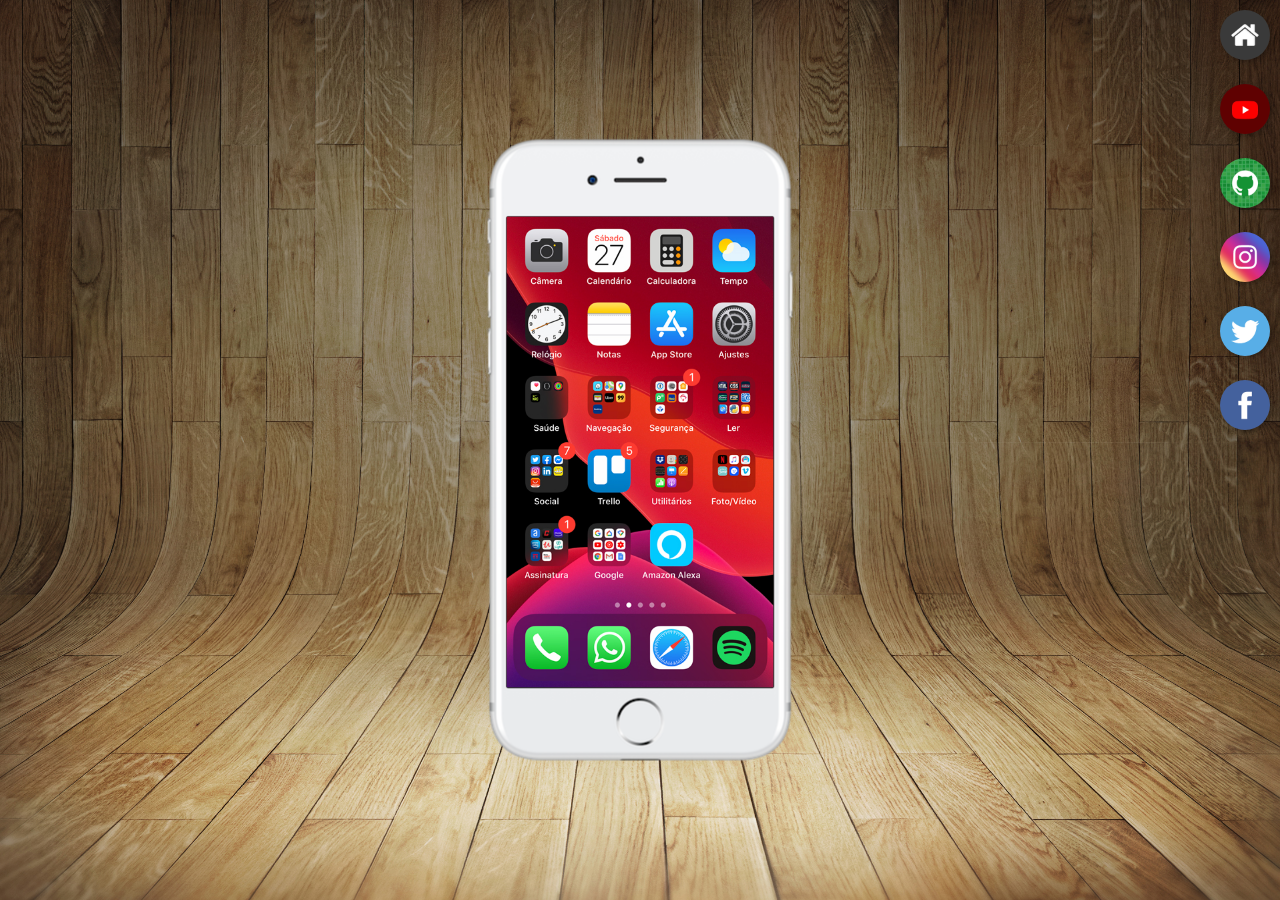
<file: index.html>
<!DOCTYPE html>
<html lang="pt-br">
<head>
    <meta charset="UTF-8">
    <meta name="viewport" content="width=device-width, initial-scale=1.0">
    <title>Projeto Redes Sociais</title>
    <link rel="shortcut icon" href="favicon.ico" type="image/x-icon">
    <link rel="stylesheet" href="estilos/styles.css">
</head>
<body>
    <main>
        <section id='telefone'>
            <iframe src="home.html" name="tela" id="tela" frameborder="0"> 
                Seu navegador não é compativel com iframe
            </iframe>
        </section>
        <section id='redes-sociais'>
            <a href="home.html" target="tela"> <img src="imagens/logo-home.jpg" alt=""></a><br>
            <a href="youtube.html" target="tela"><img src="imagens/logo-youtube.jpg" alt=""></a><br>
            <a href="github.html" target="tela"><img src="imagens/logo-github.jpg" alt=""></a><br>
            <a href="instagram.html" target="tela"><img src="imagens/logo-instagram.jpg" alt=""></a><br>
            <a href="twitter.html" target="tela"><img src="imagens/logo-twitter.jpg" alt=""></a><br>
            <a href="facebook.html" target="tela"><img src="imagens/logo-facebook.jpg" alt=""></a>

        </section>
    </main>
</body>
</html>
</file>
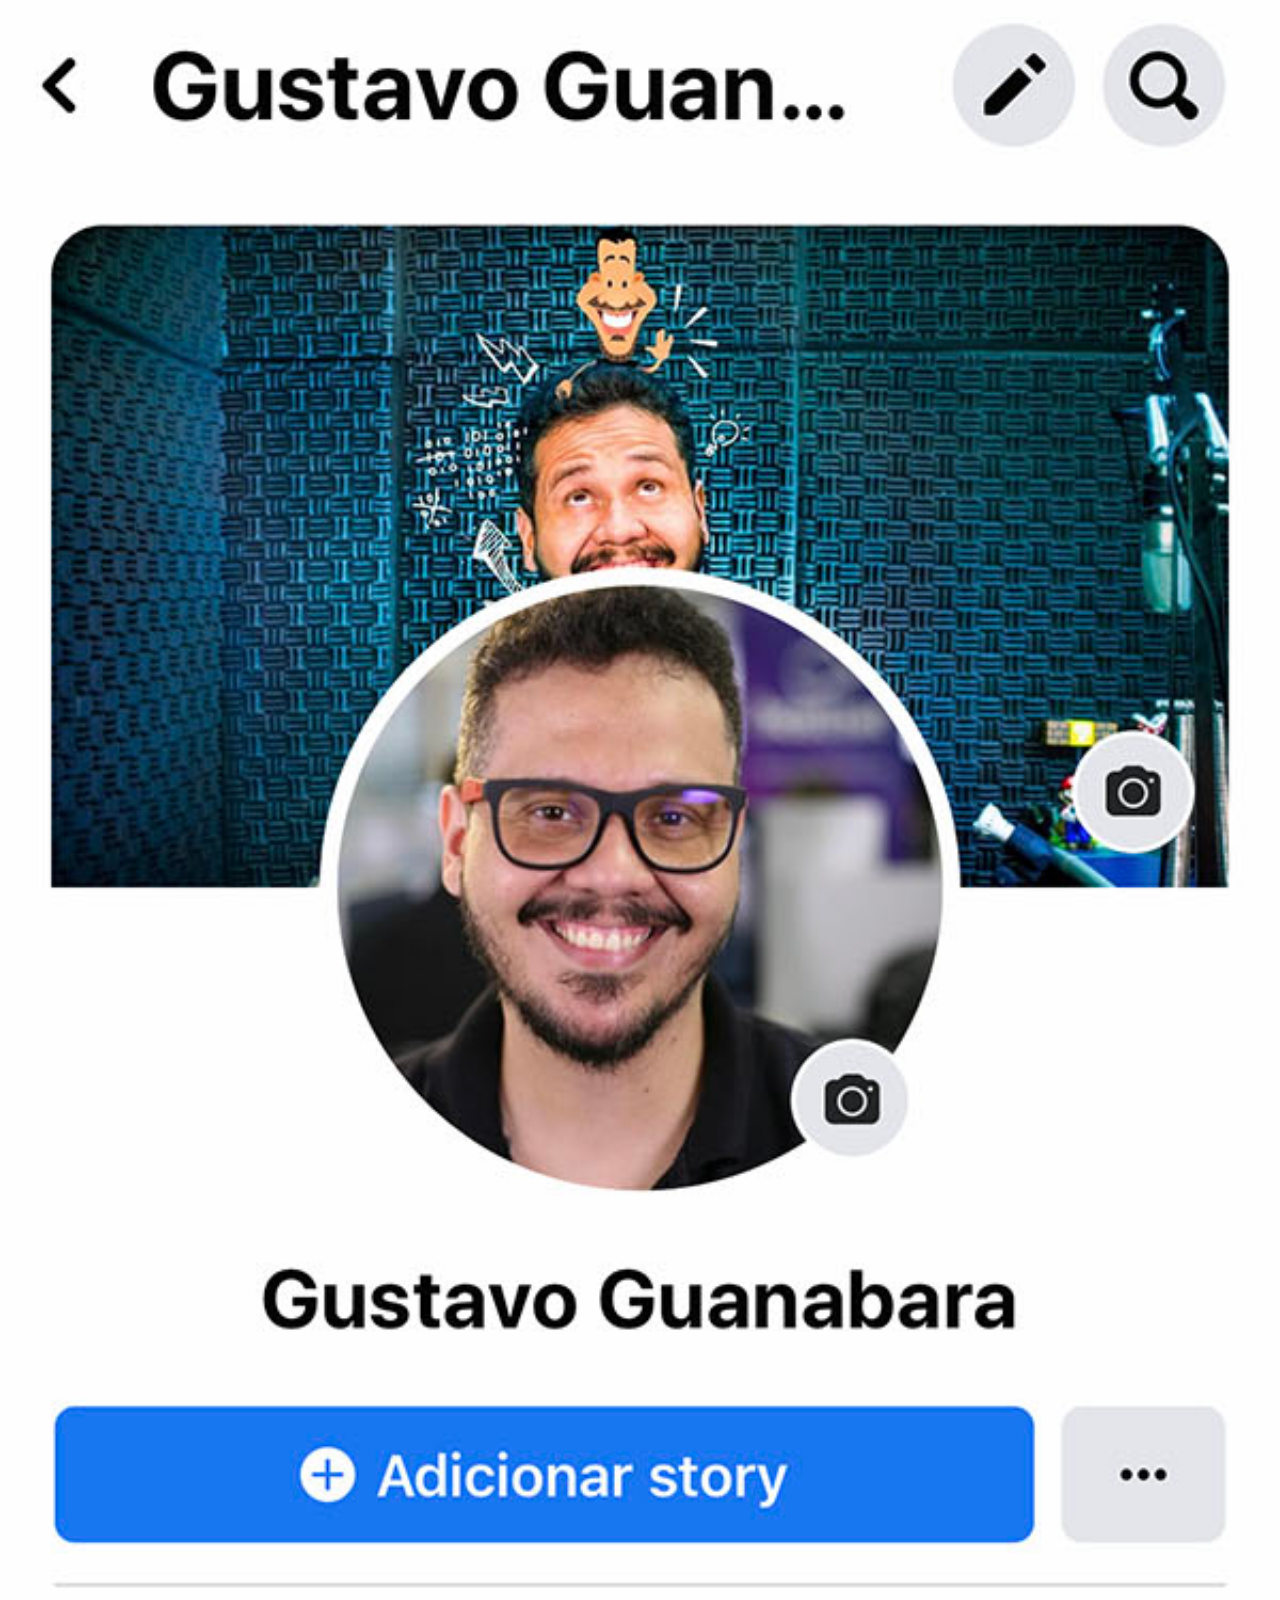
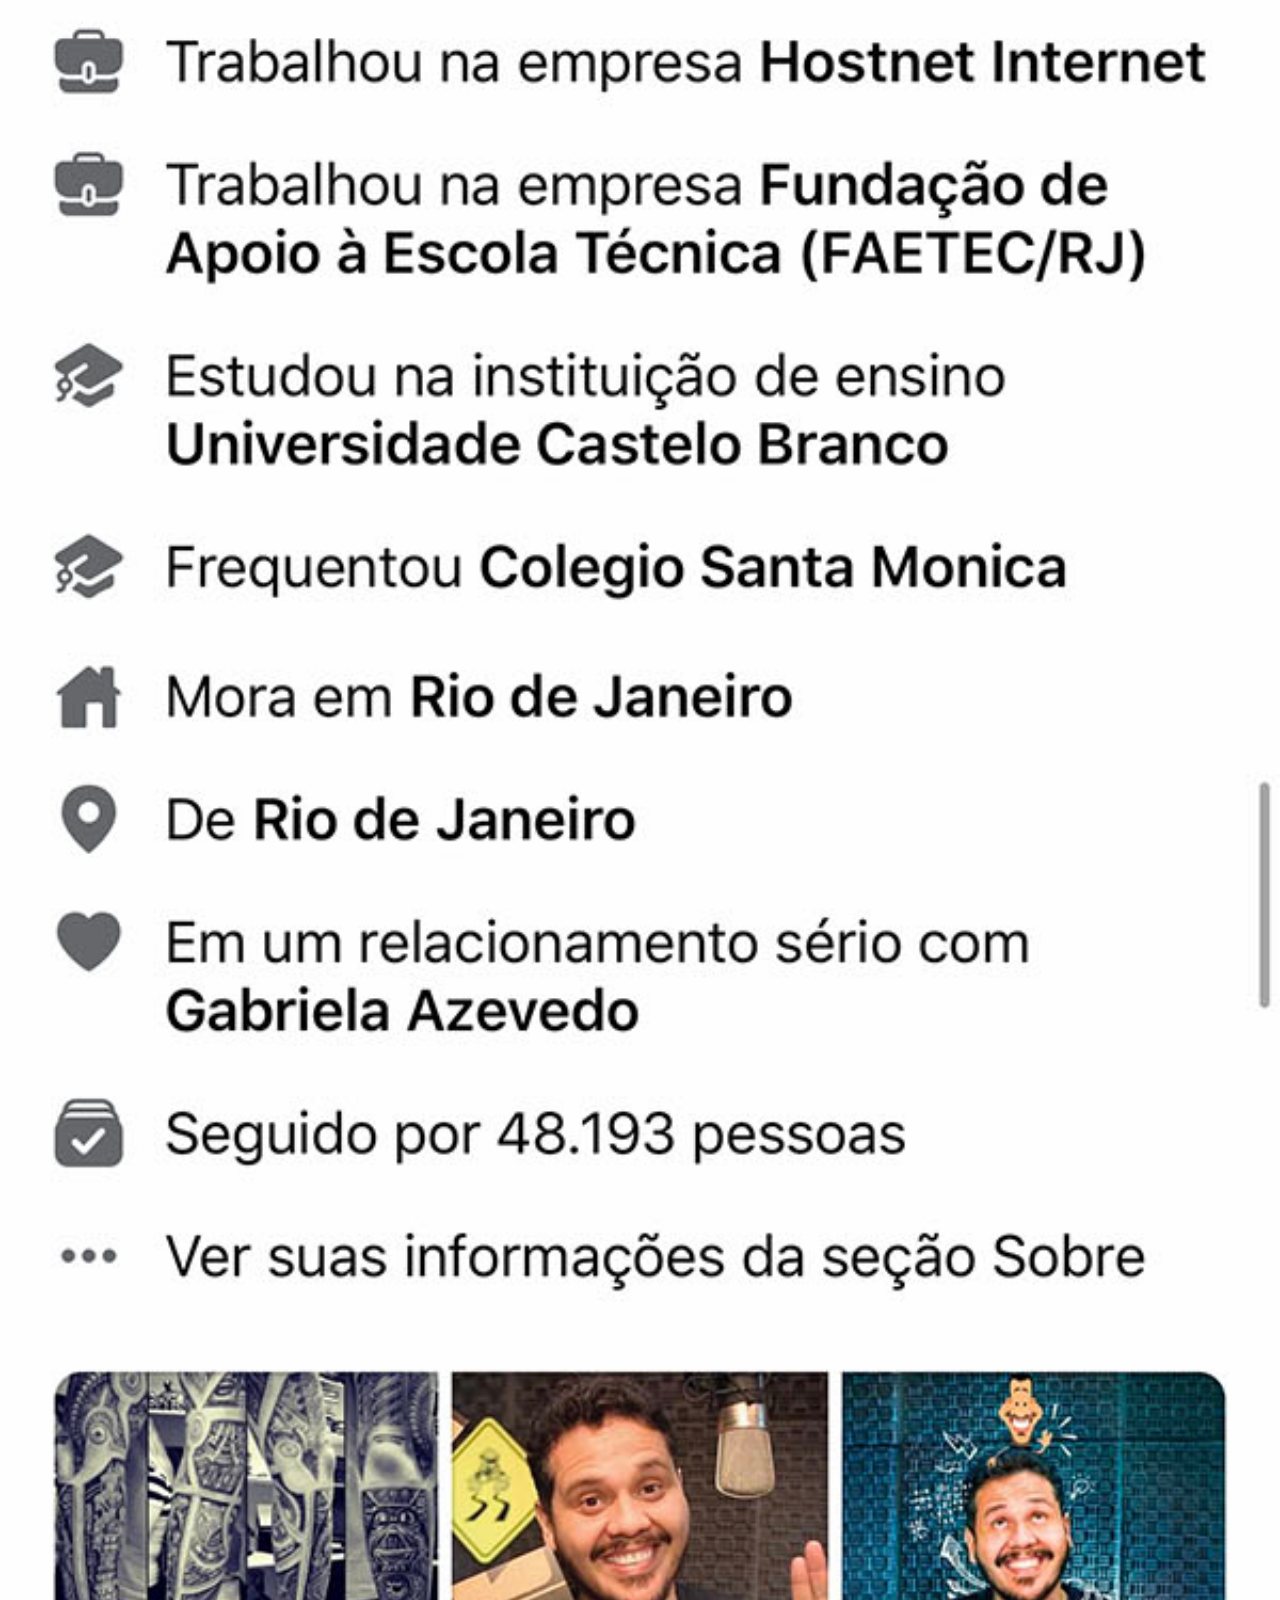
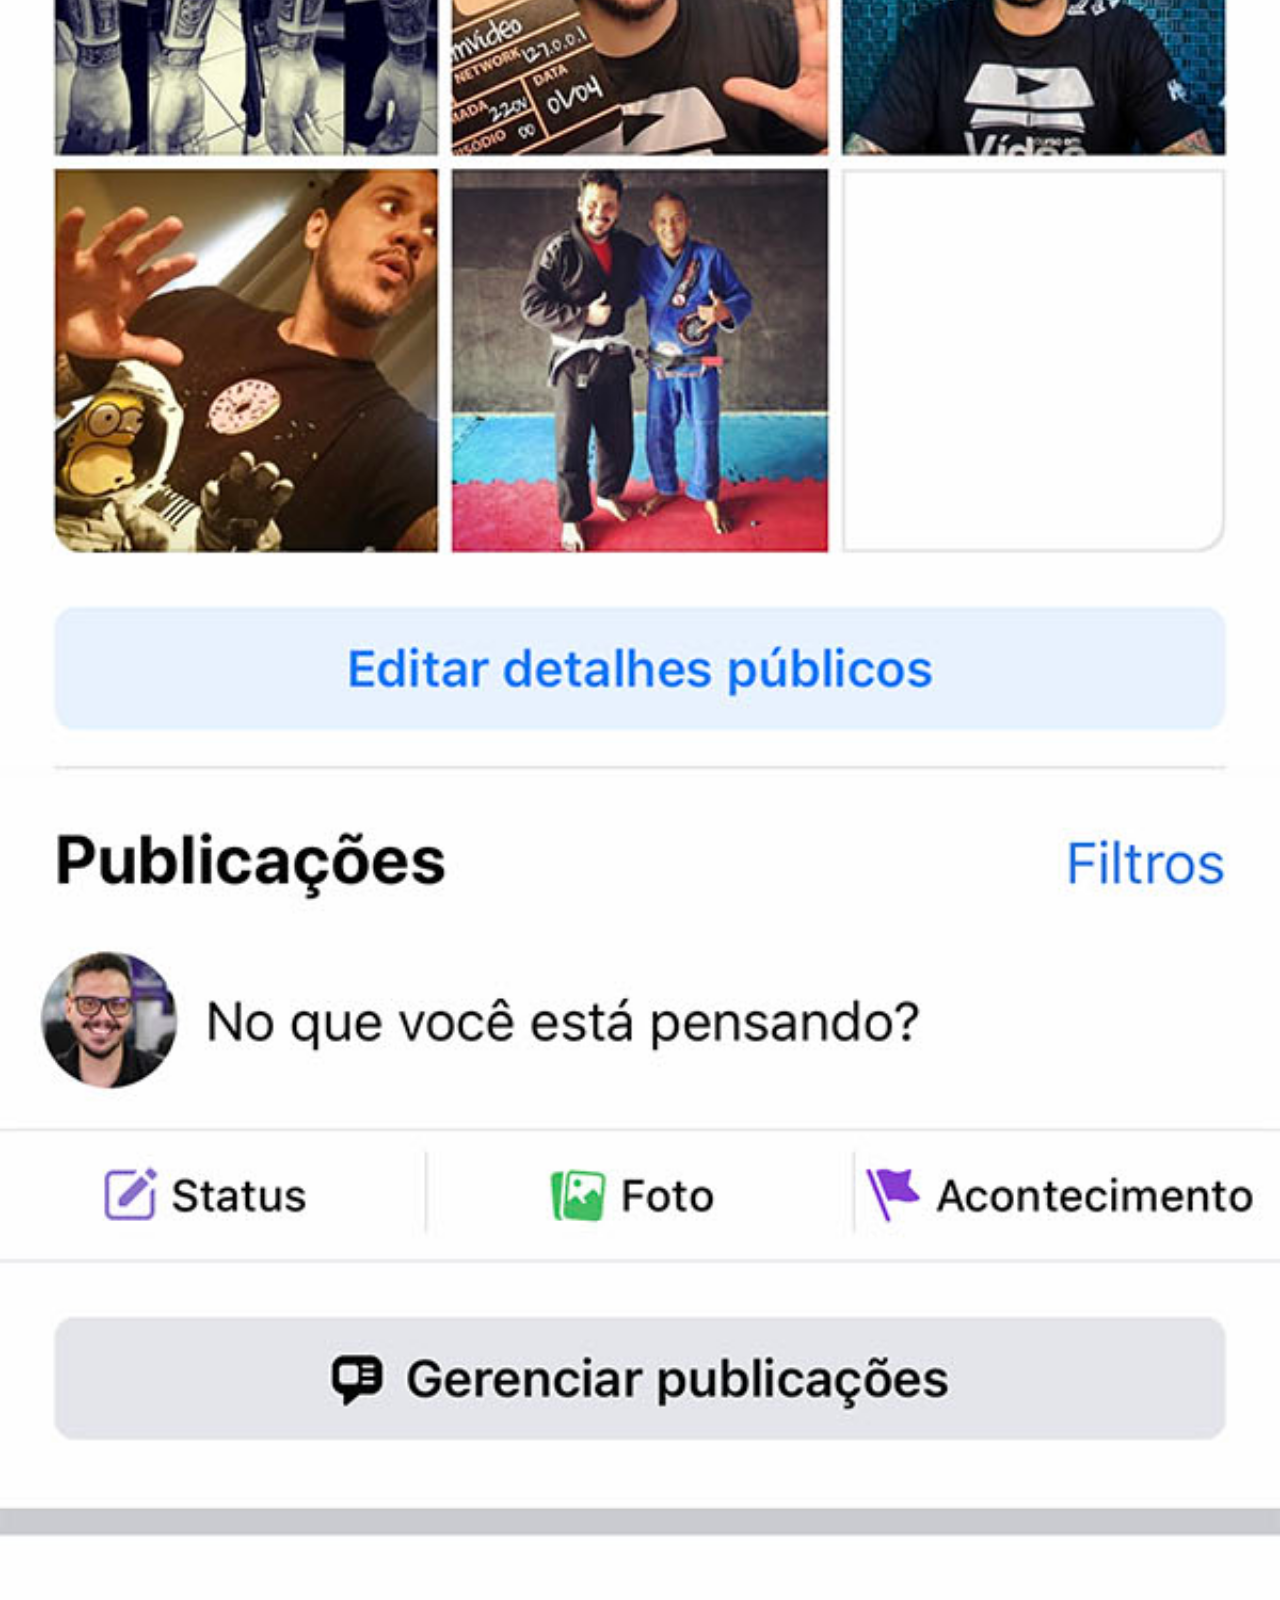
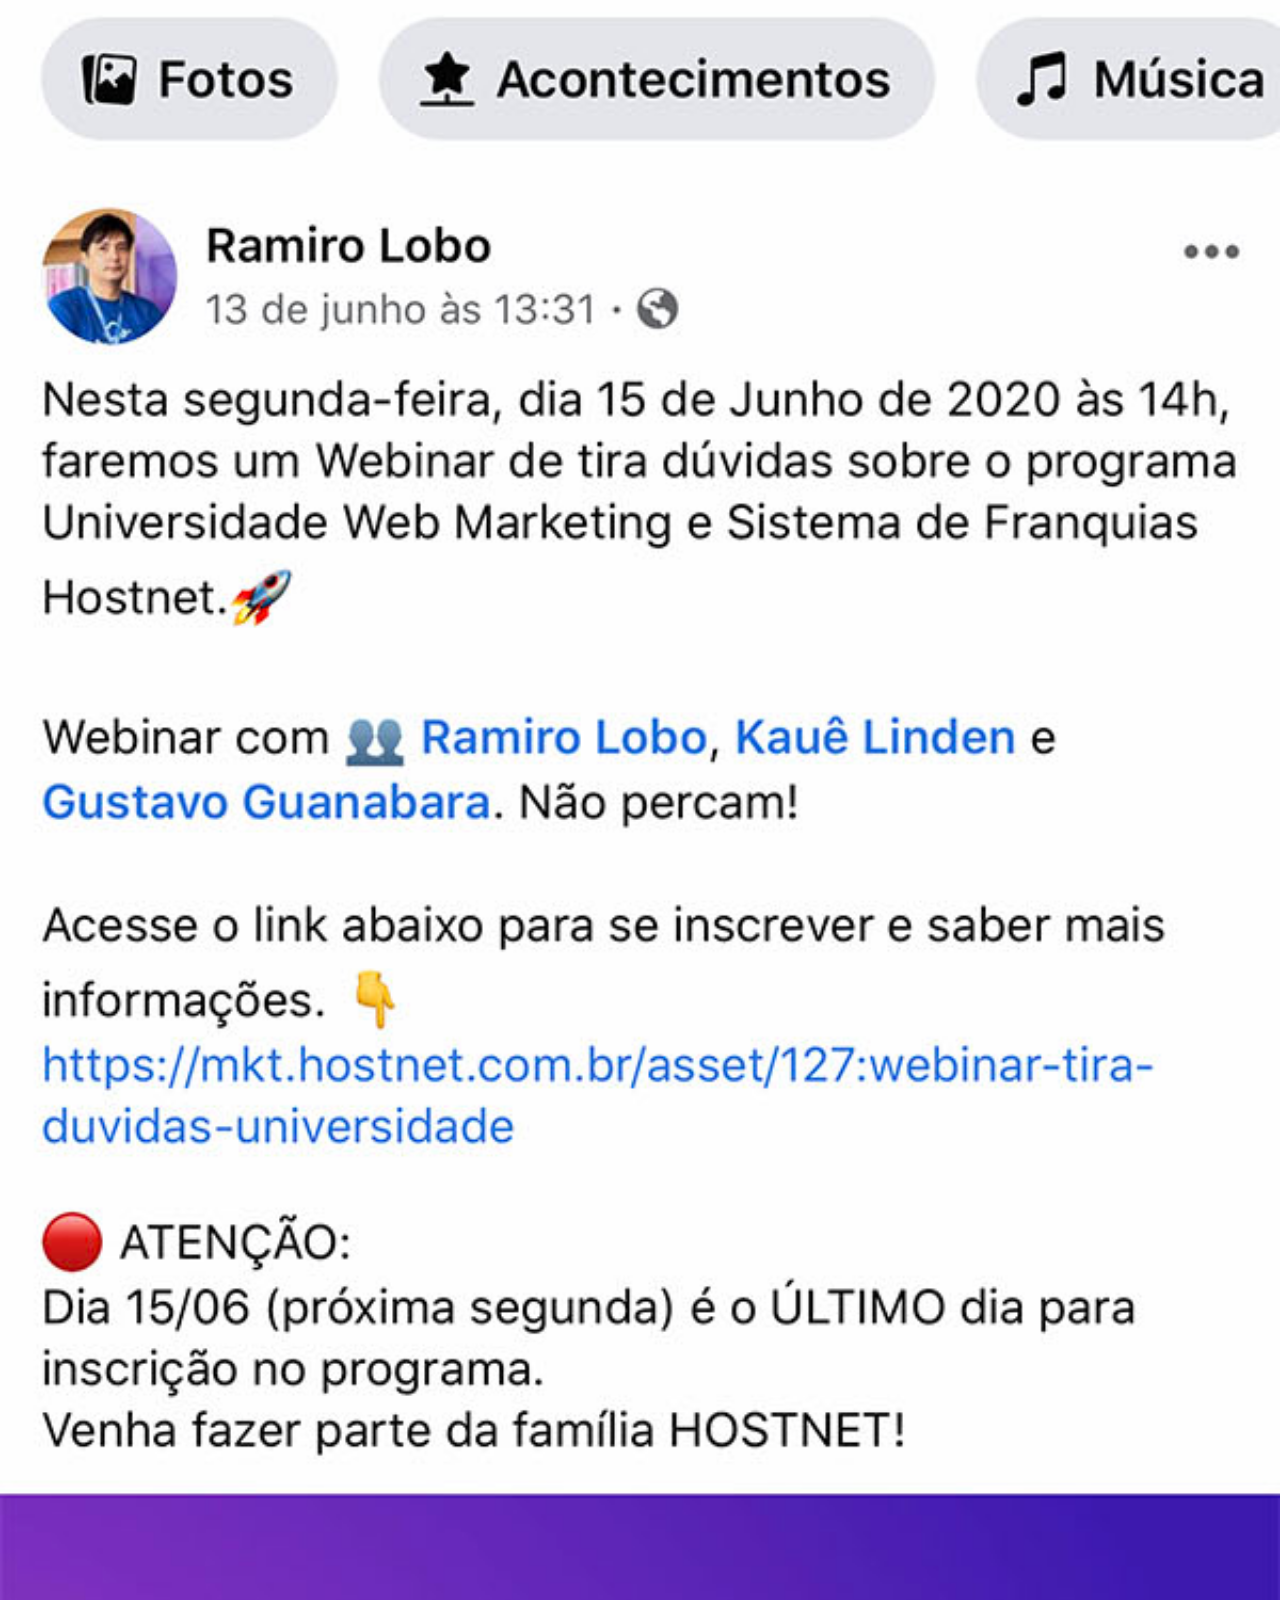
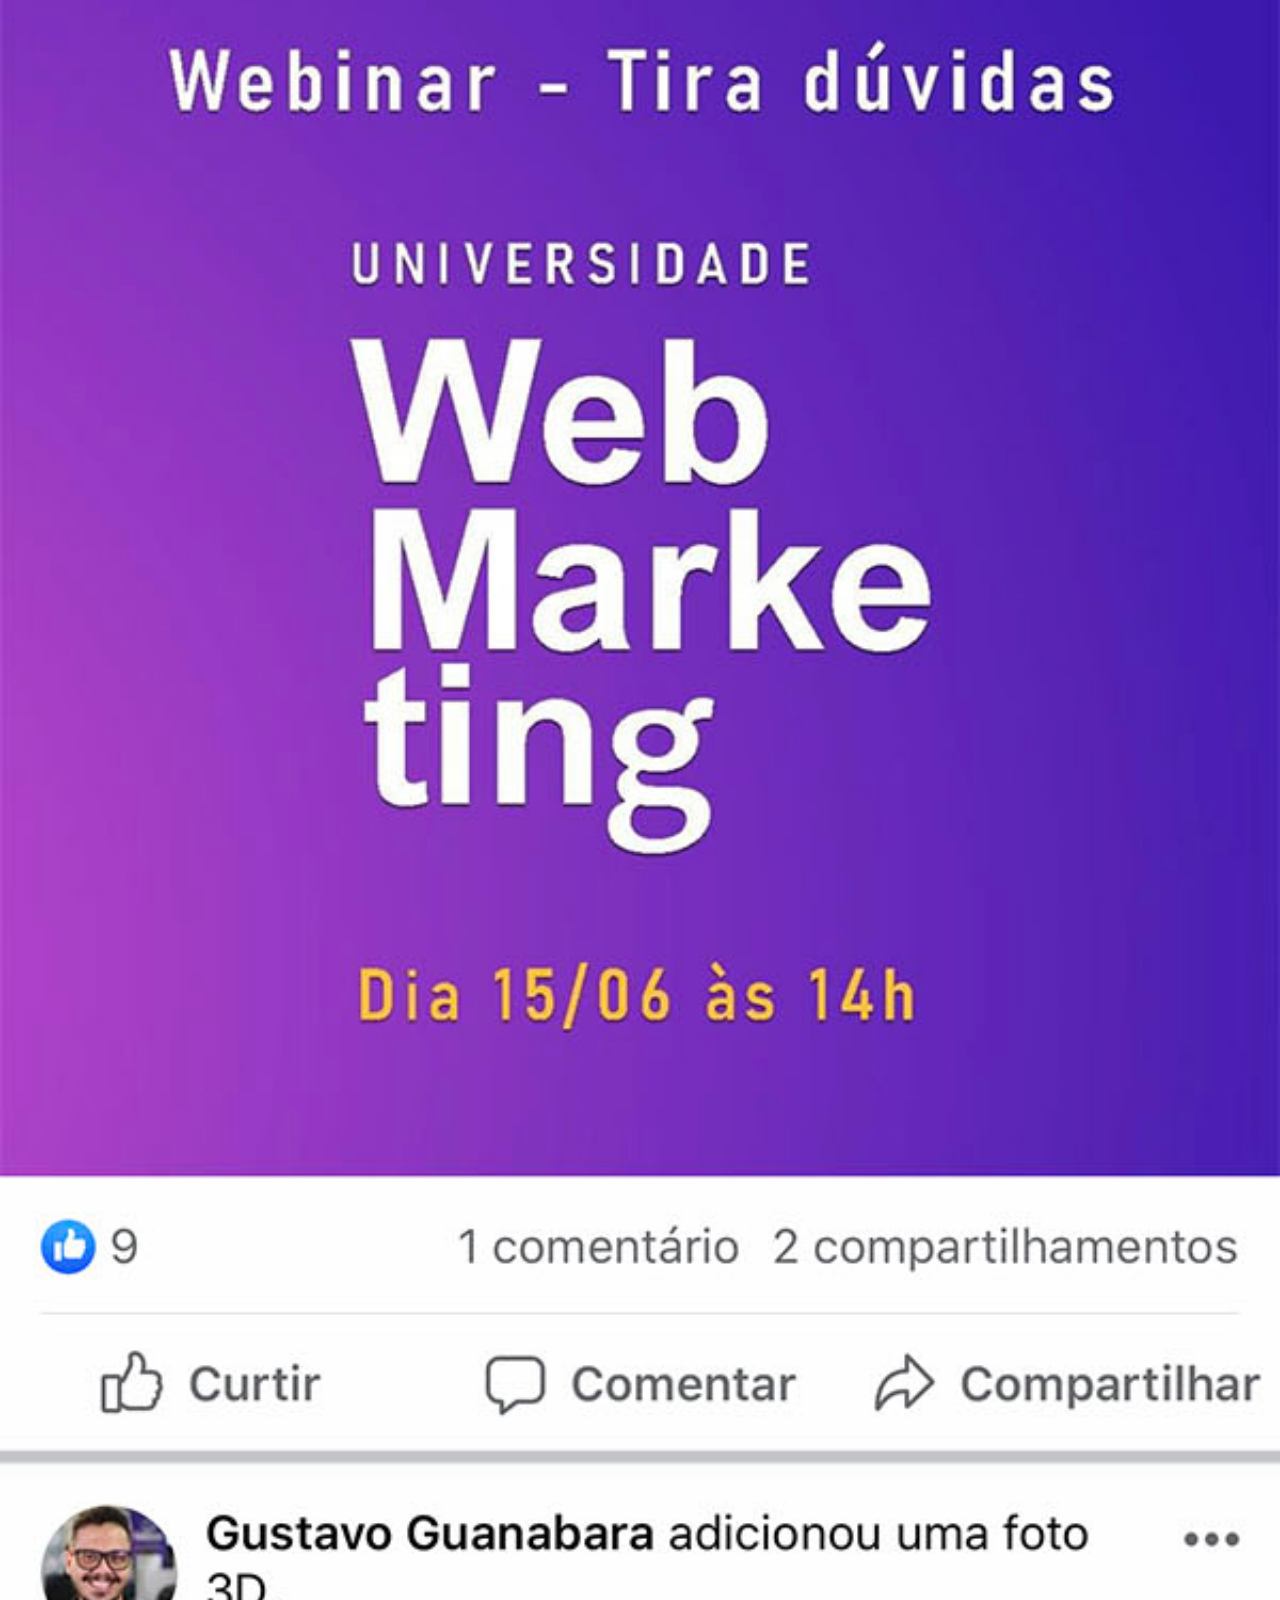
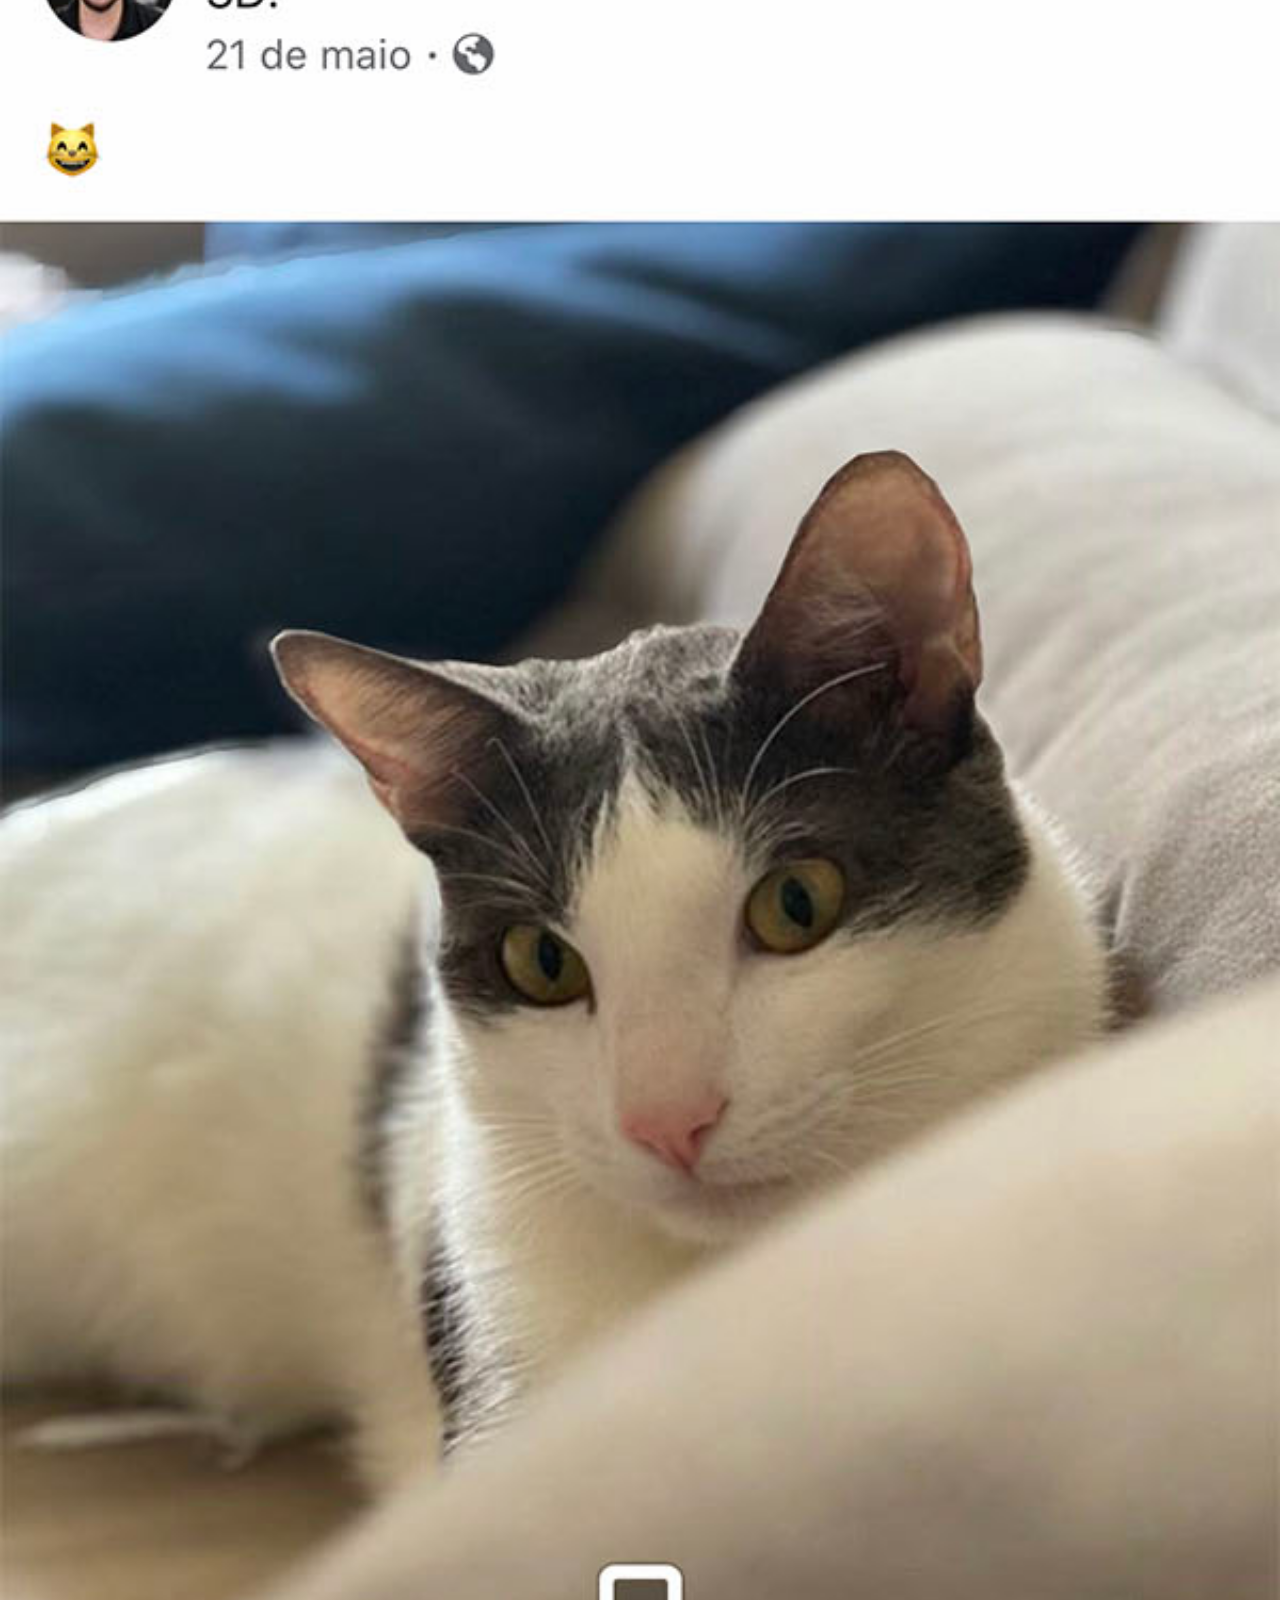
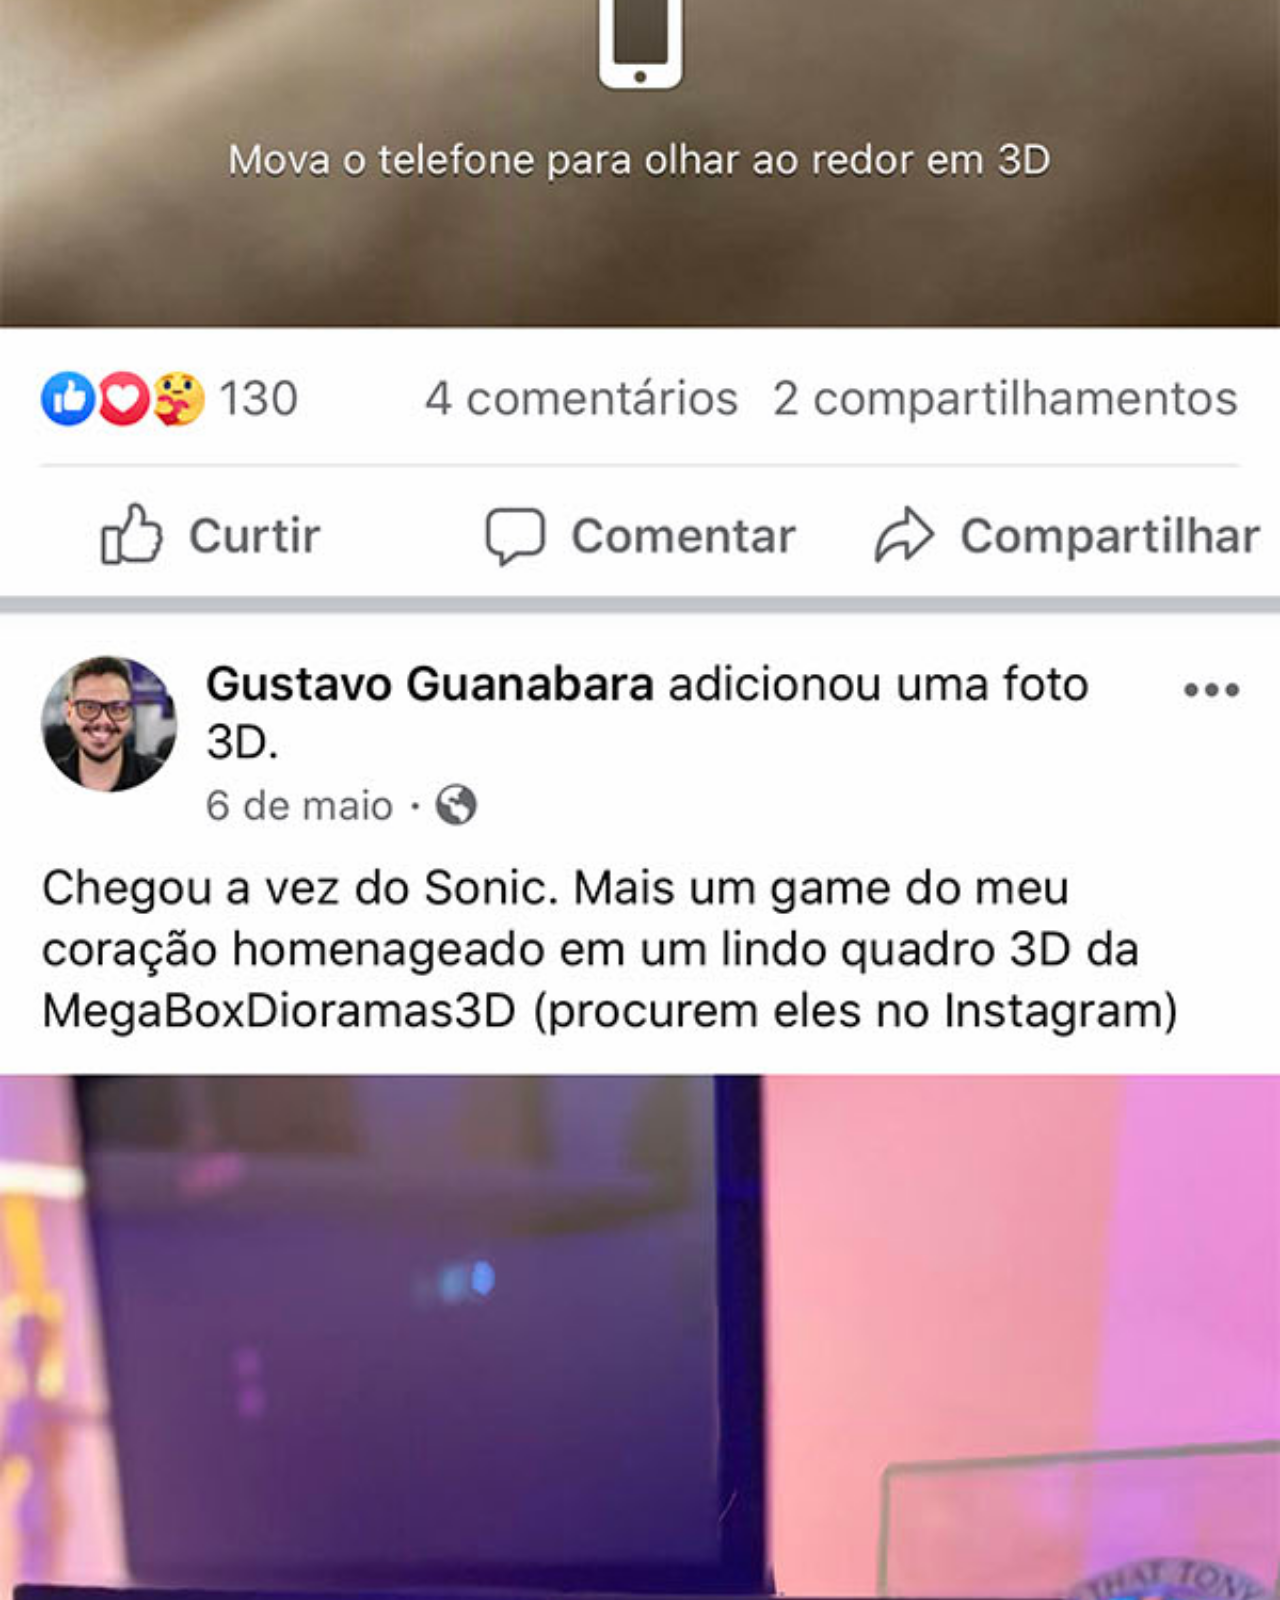
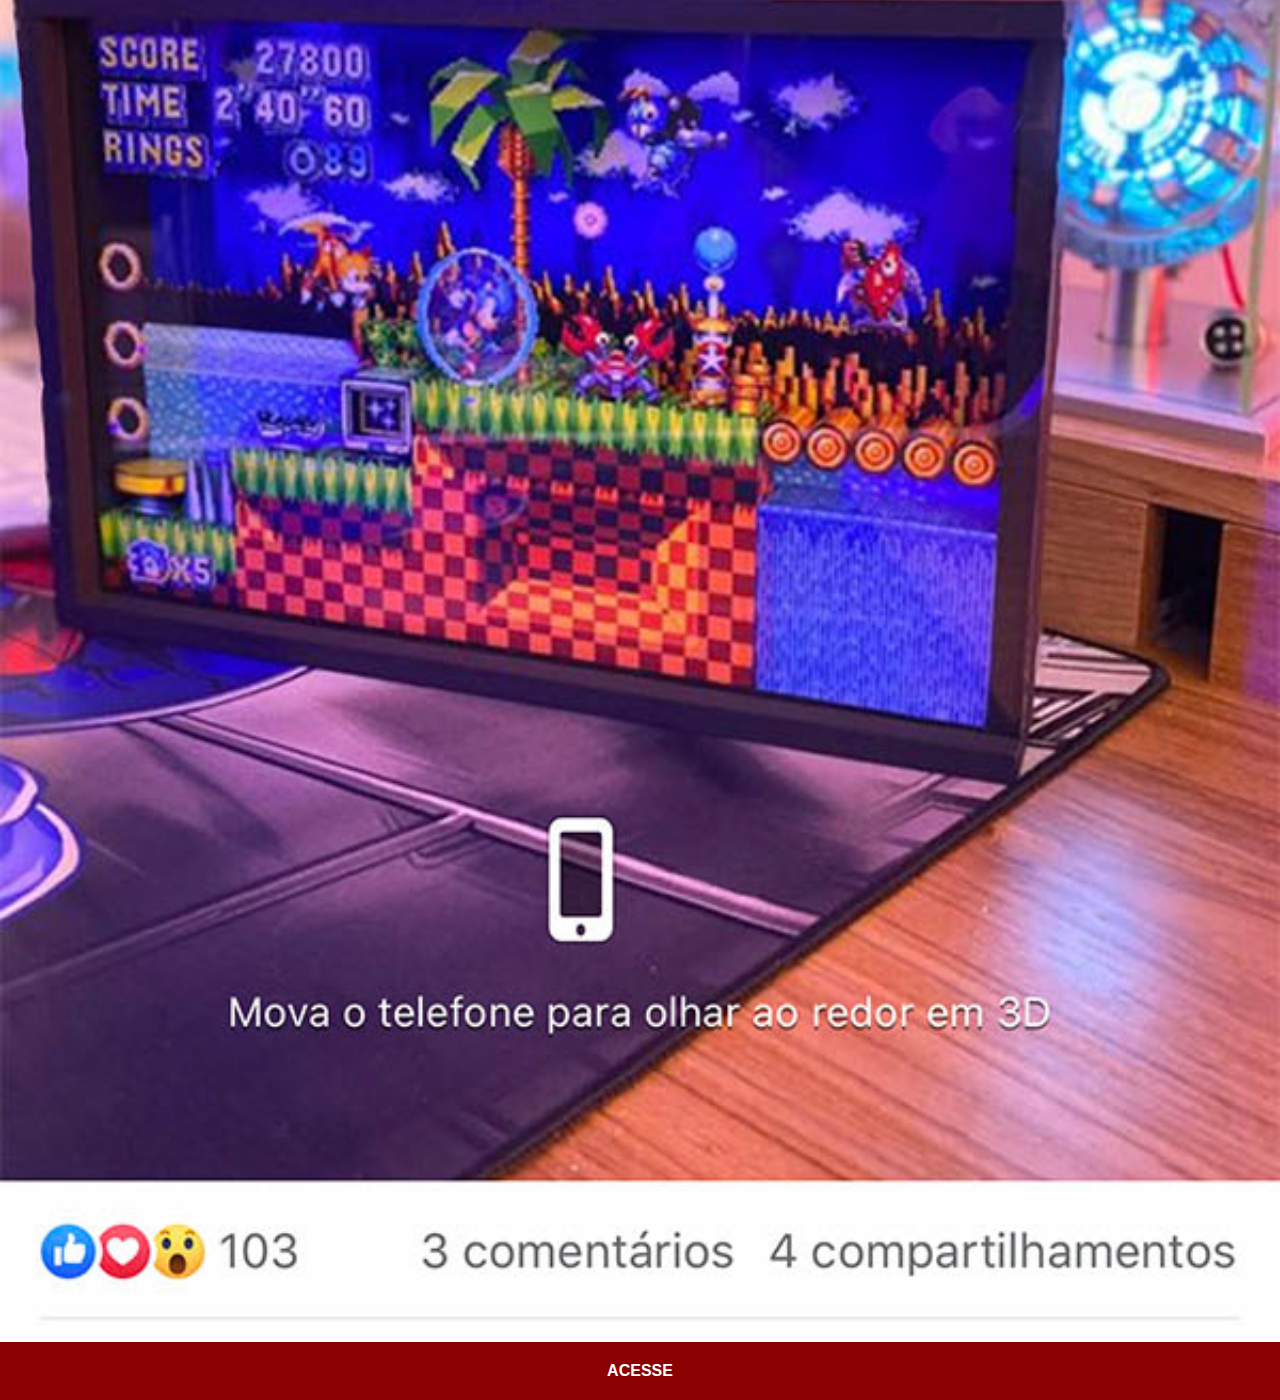
<file: facebook.html>
<!DOCTYPE html>
<html lang="pt-br">
<head>
    <meta charset="UTF-8">
    <meta name="viewport" content="width=device-width, initial-scale=1.0">
    <title>Facebook</title>
    <link rel="stylesheet" href="estilos/social.css">

</head>
<body>
    <img src="imagens/tela-facebook.jpg" alt="Facebook">
    <a href="https://www.facebook.com">ACESSE</a>
</body>
</html>
</file>
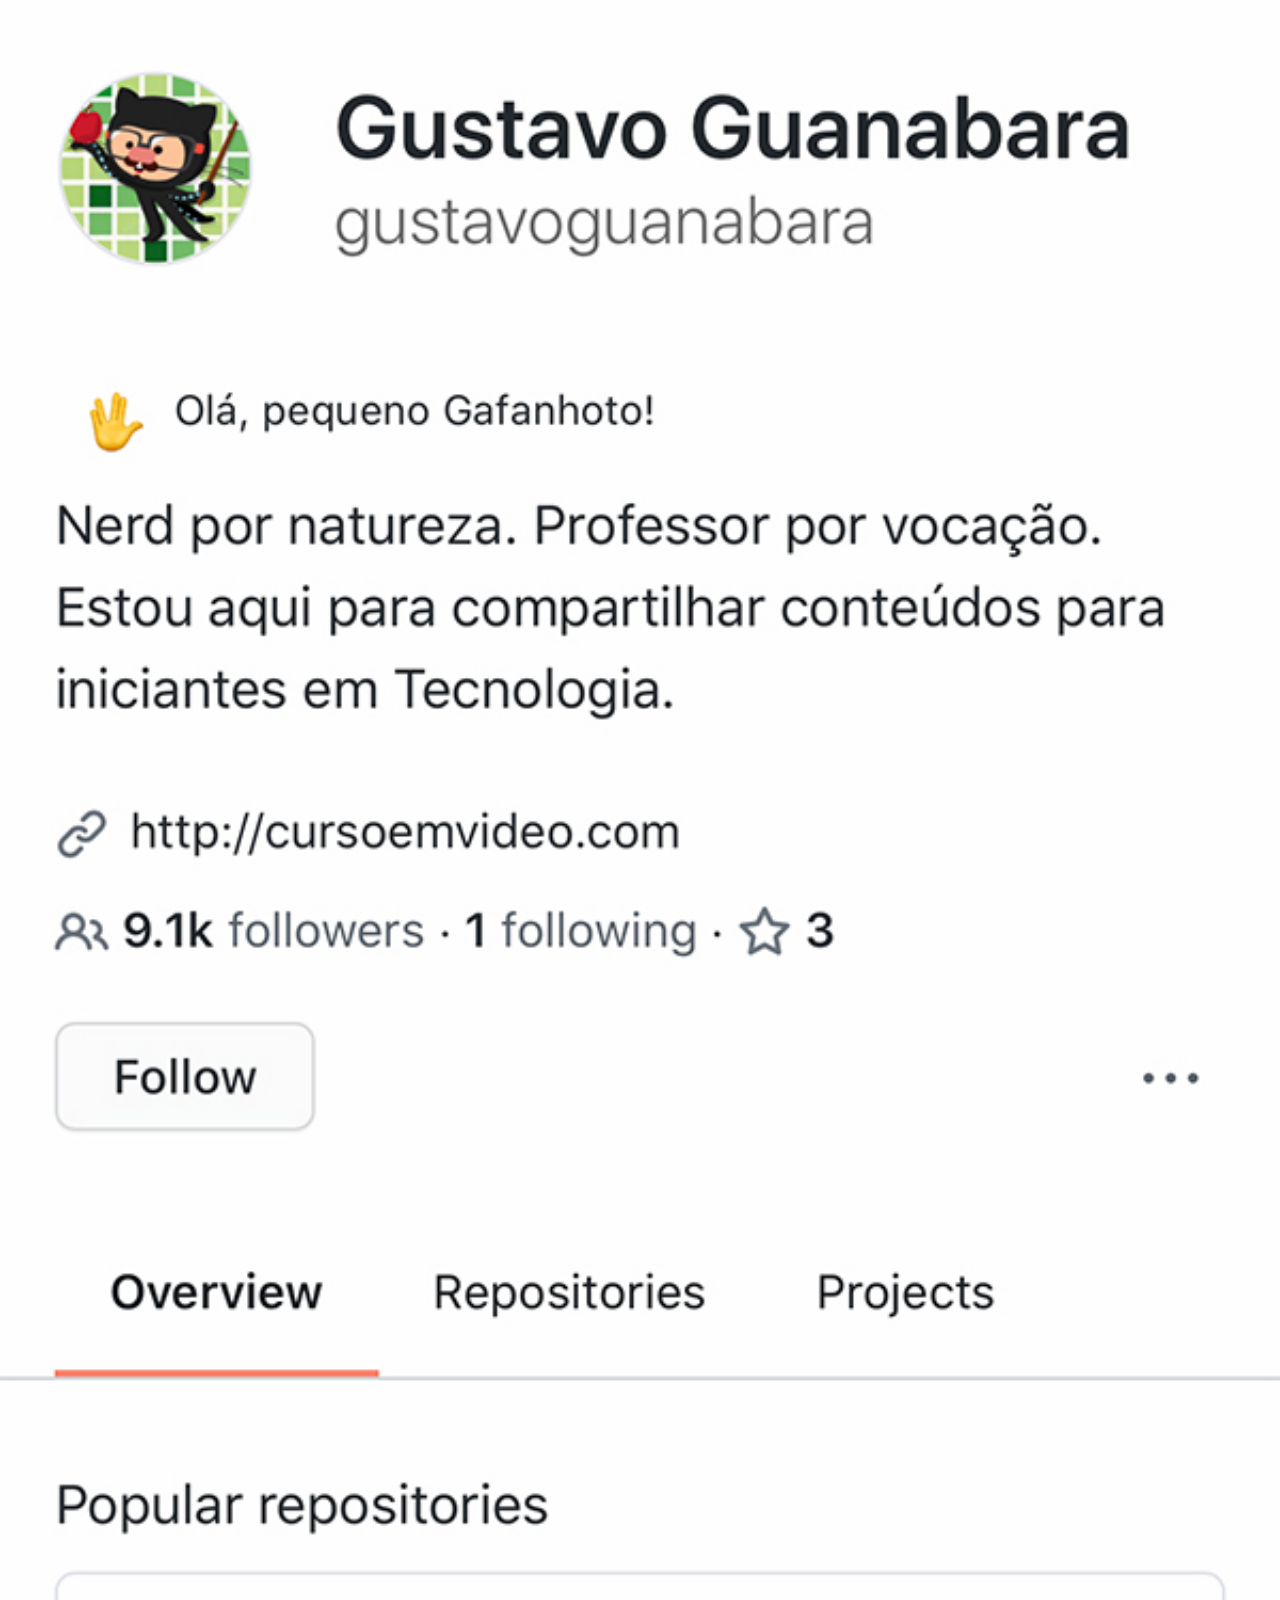
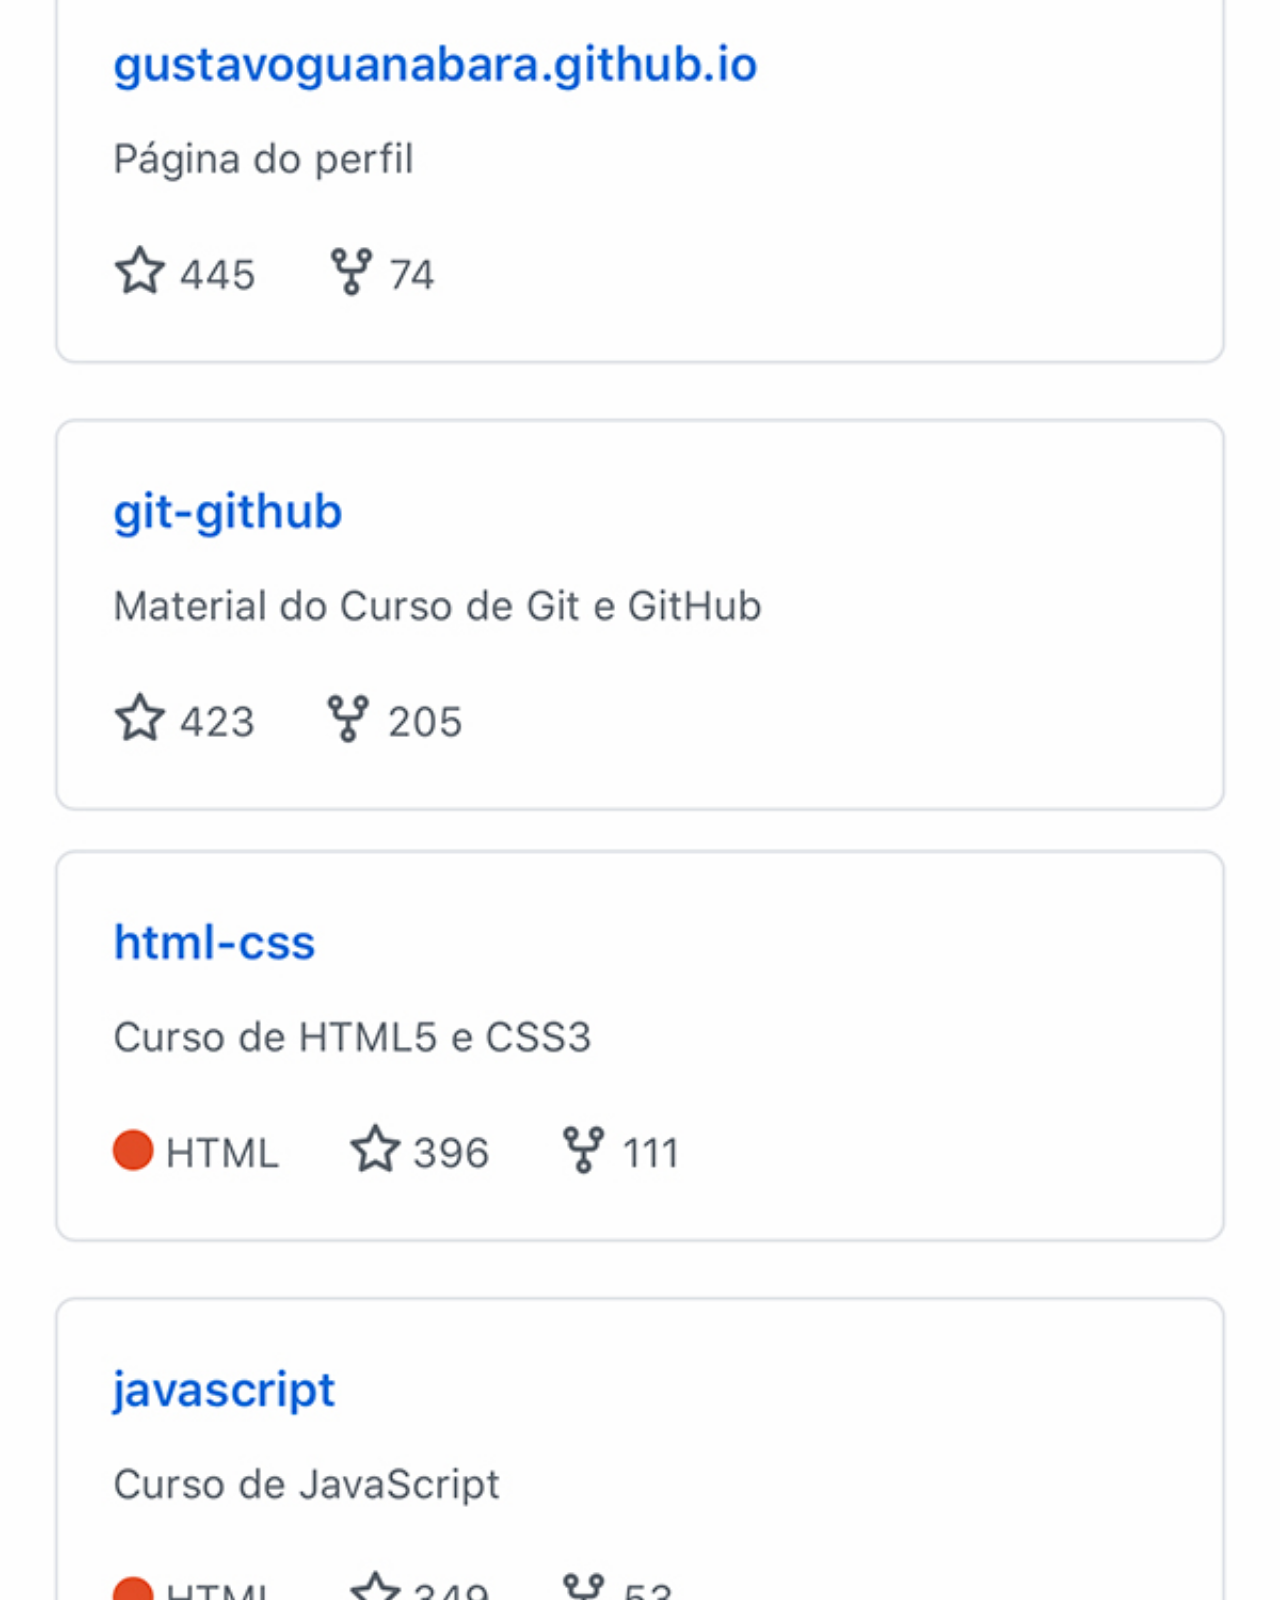
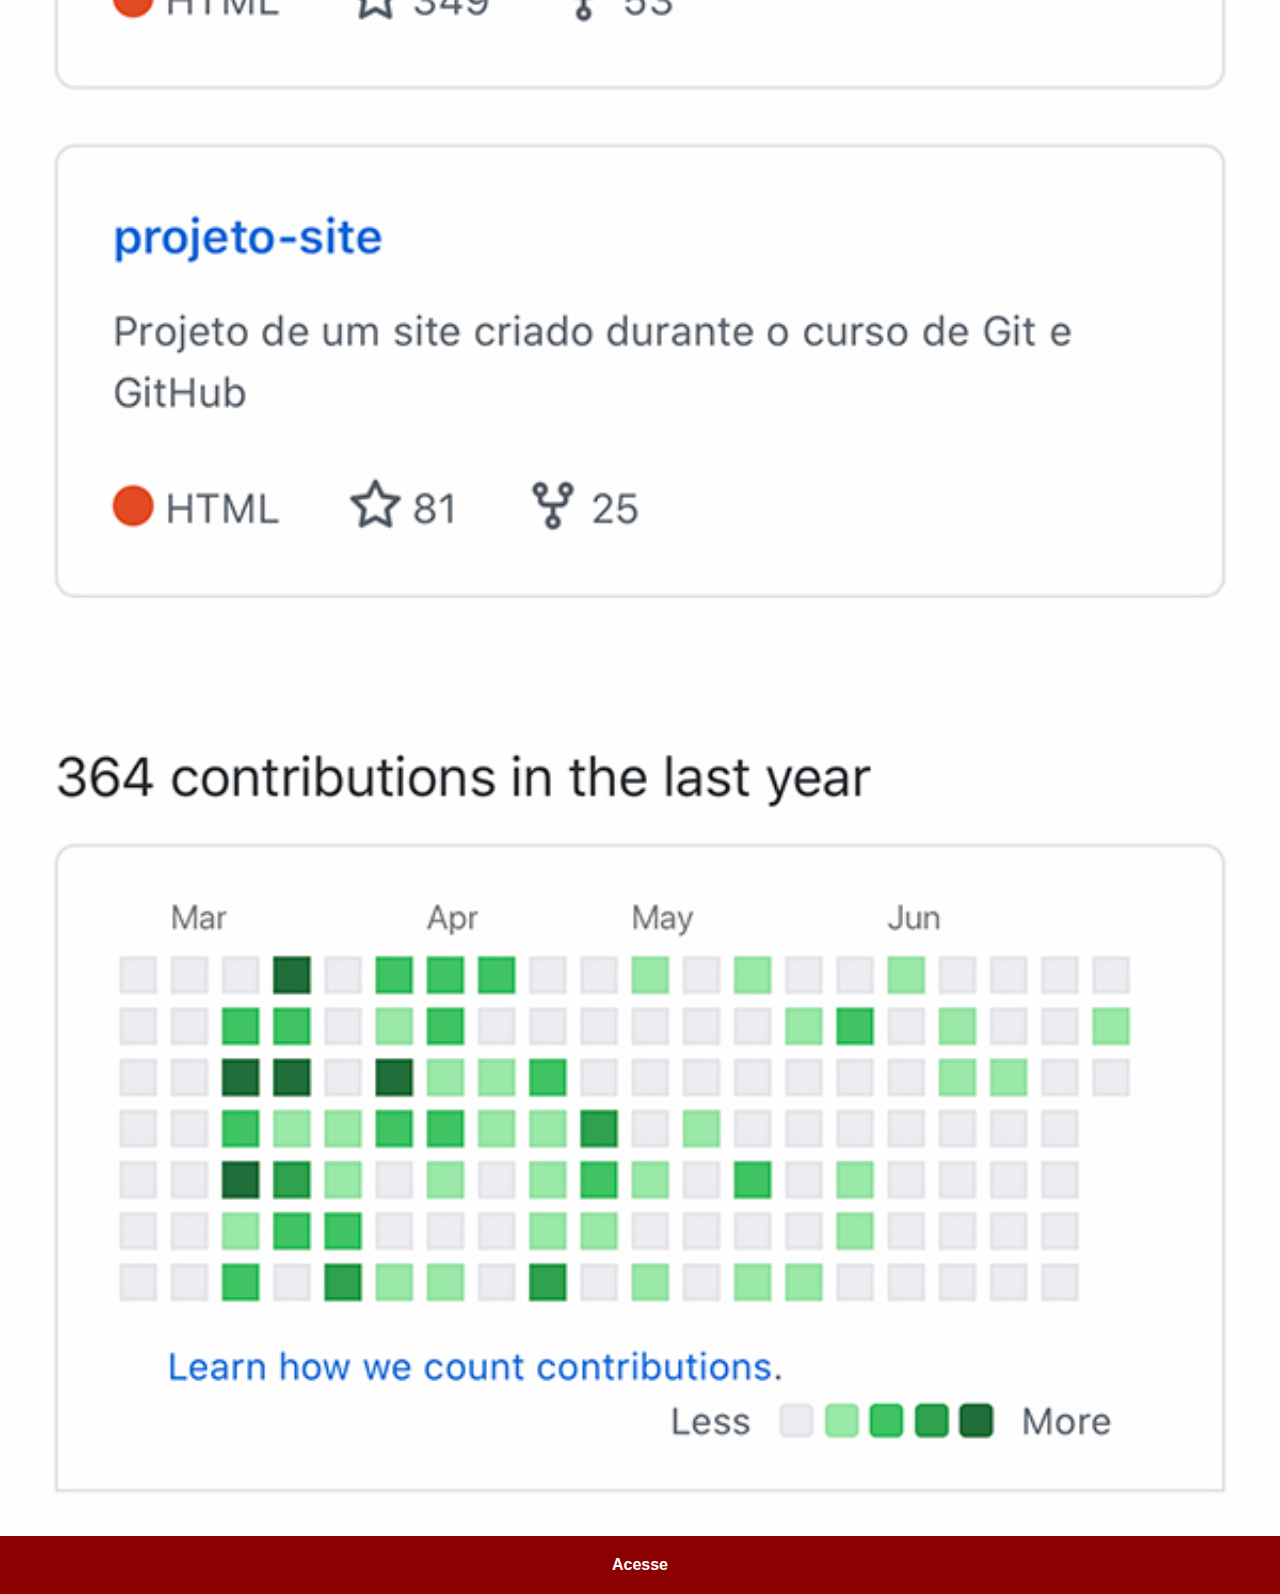
<file: github.html>
<!DOCTYPE html>
<html lang="pt-br">
<head>
    <meta charset="UTF-8">
    <meta name="viewport" content="width=device-width, initial-scale=1.0">
    <title>github</title>
    <link rel="stylesheet" href="estilos/social.css">
</head>

<body>
    <img src="imagens/tela-github.jpg" alt="github">
    <a href="https://github.com" target="_blank">Acesse</a>
</body>
</html>
</file>
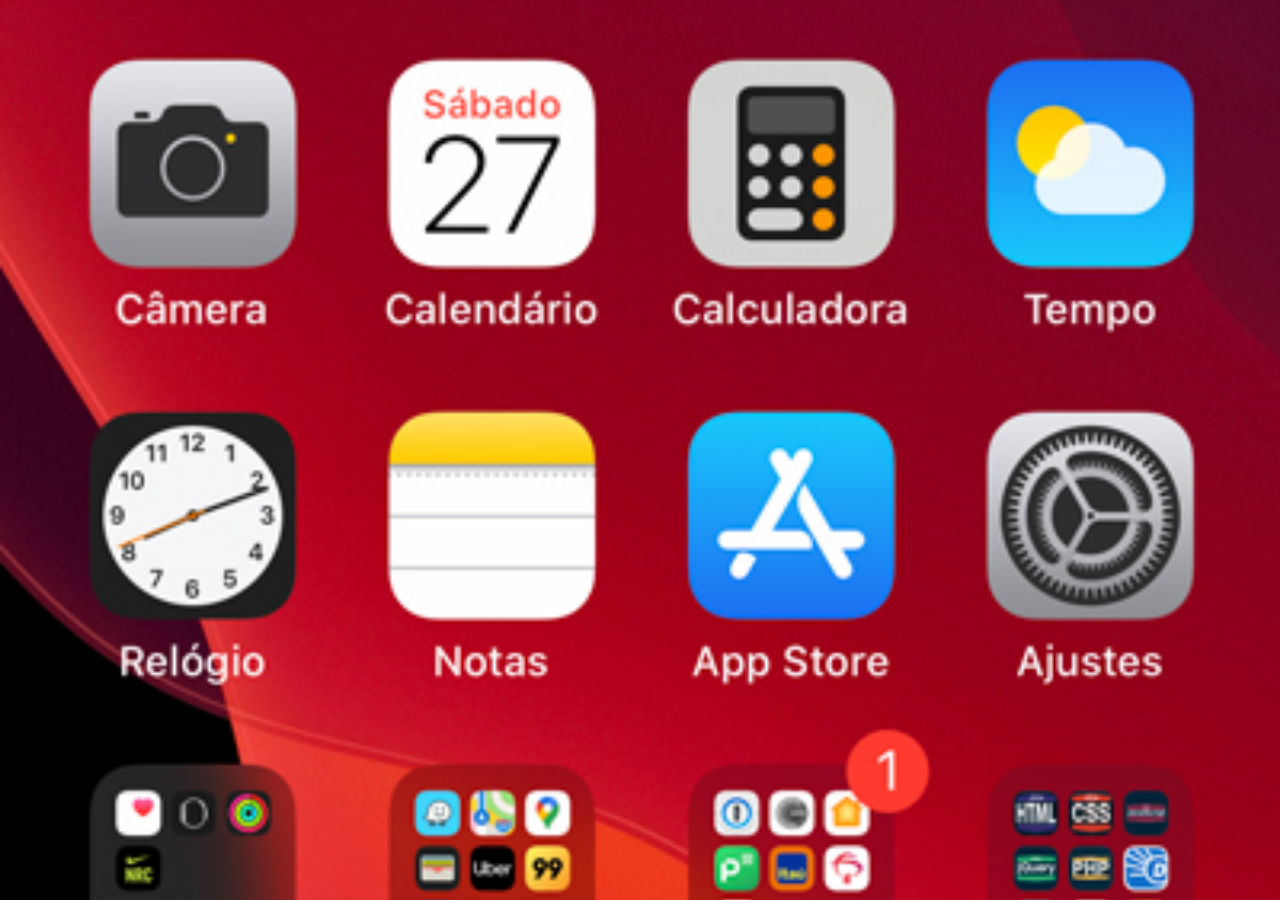
<file: home.html>
<!DOCTYPE html>
<html lang="pt-br">
<head>
    <meta charset="UTF-8">
    <meta name="viewport" content="width=device-width, initial-scale=1.0">
    <title>home</title>
    <style> 
        * {
            margin: 0px;
            padding: 0px;
        }
        body {
            width: 100vw;
            height: 100vh;
            background: black url(imagens/tela-home.jpg)no-repeat top center;
            background-size: cover;
        }
    </style>
</head>
<body>
</body>
</html>
</file>
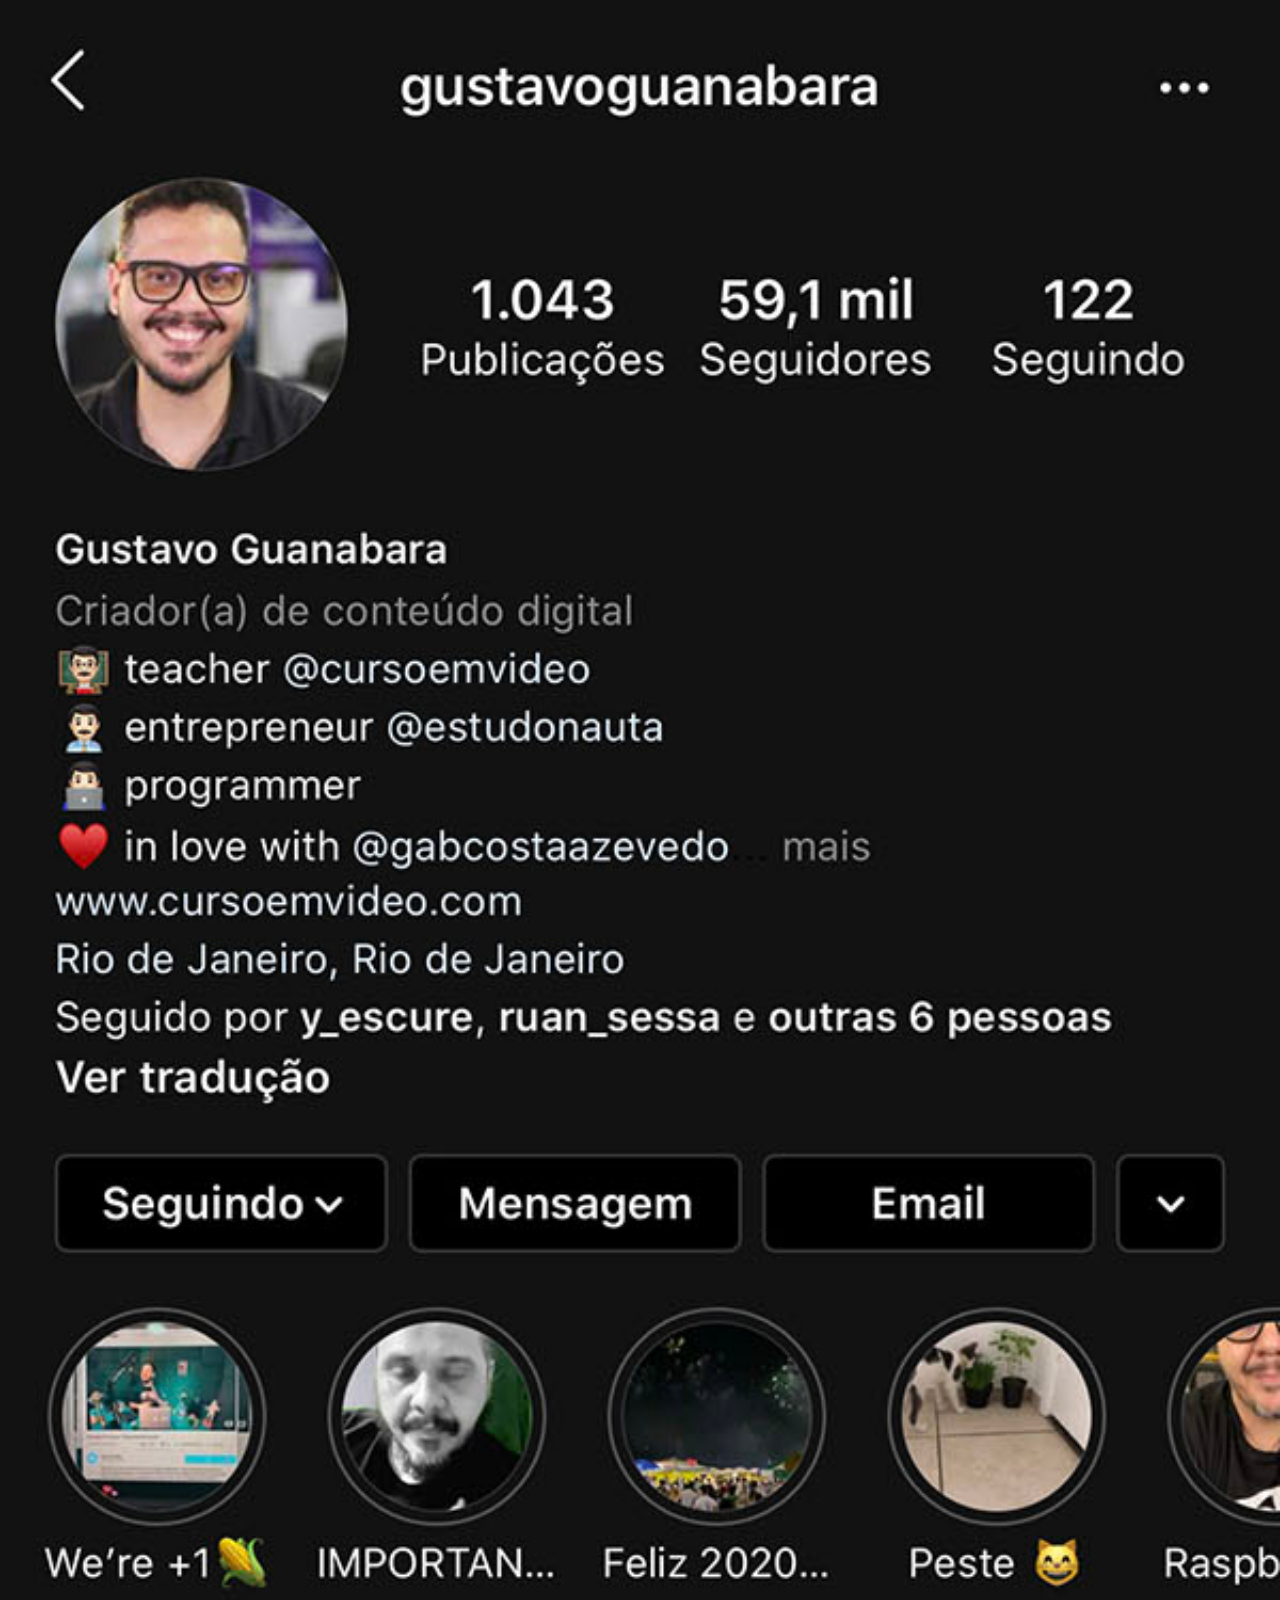
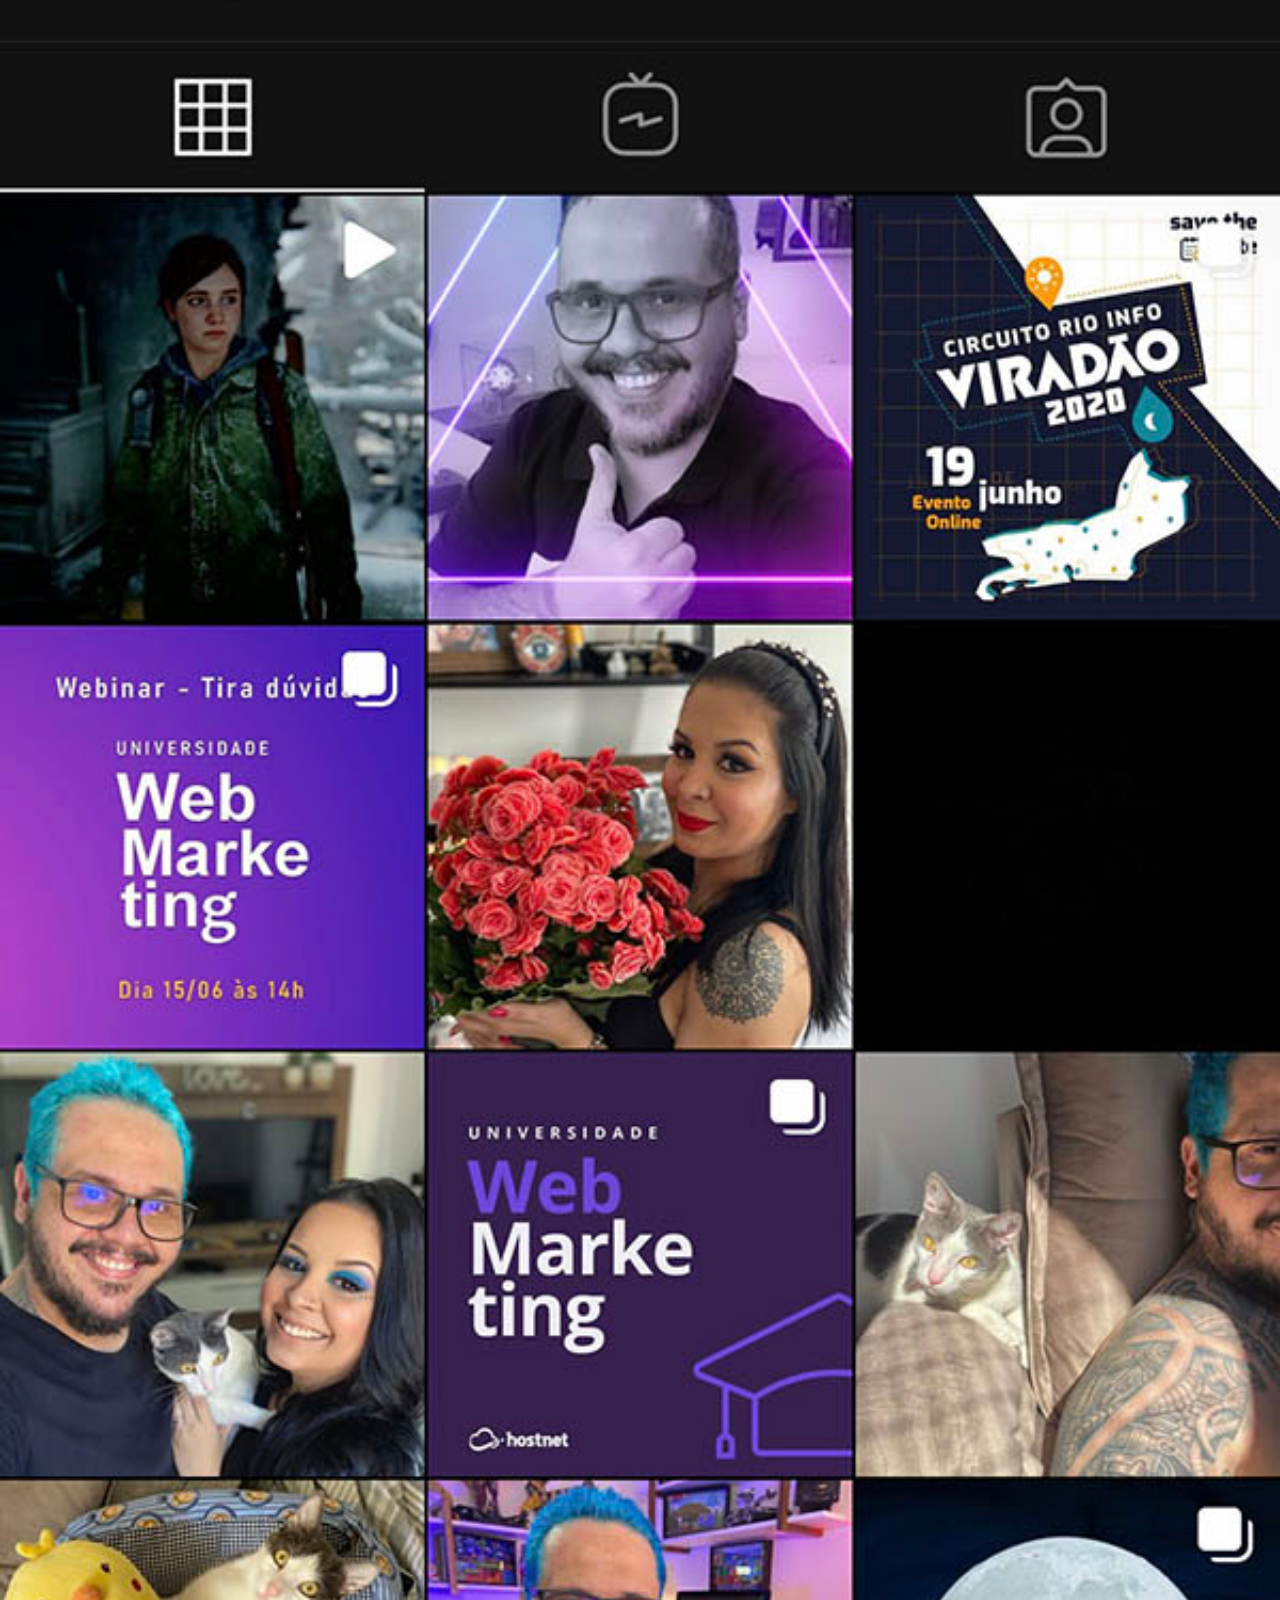
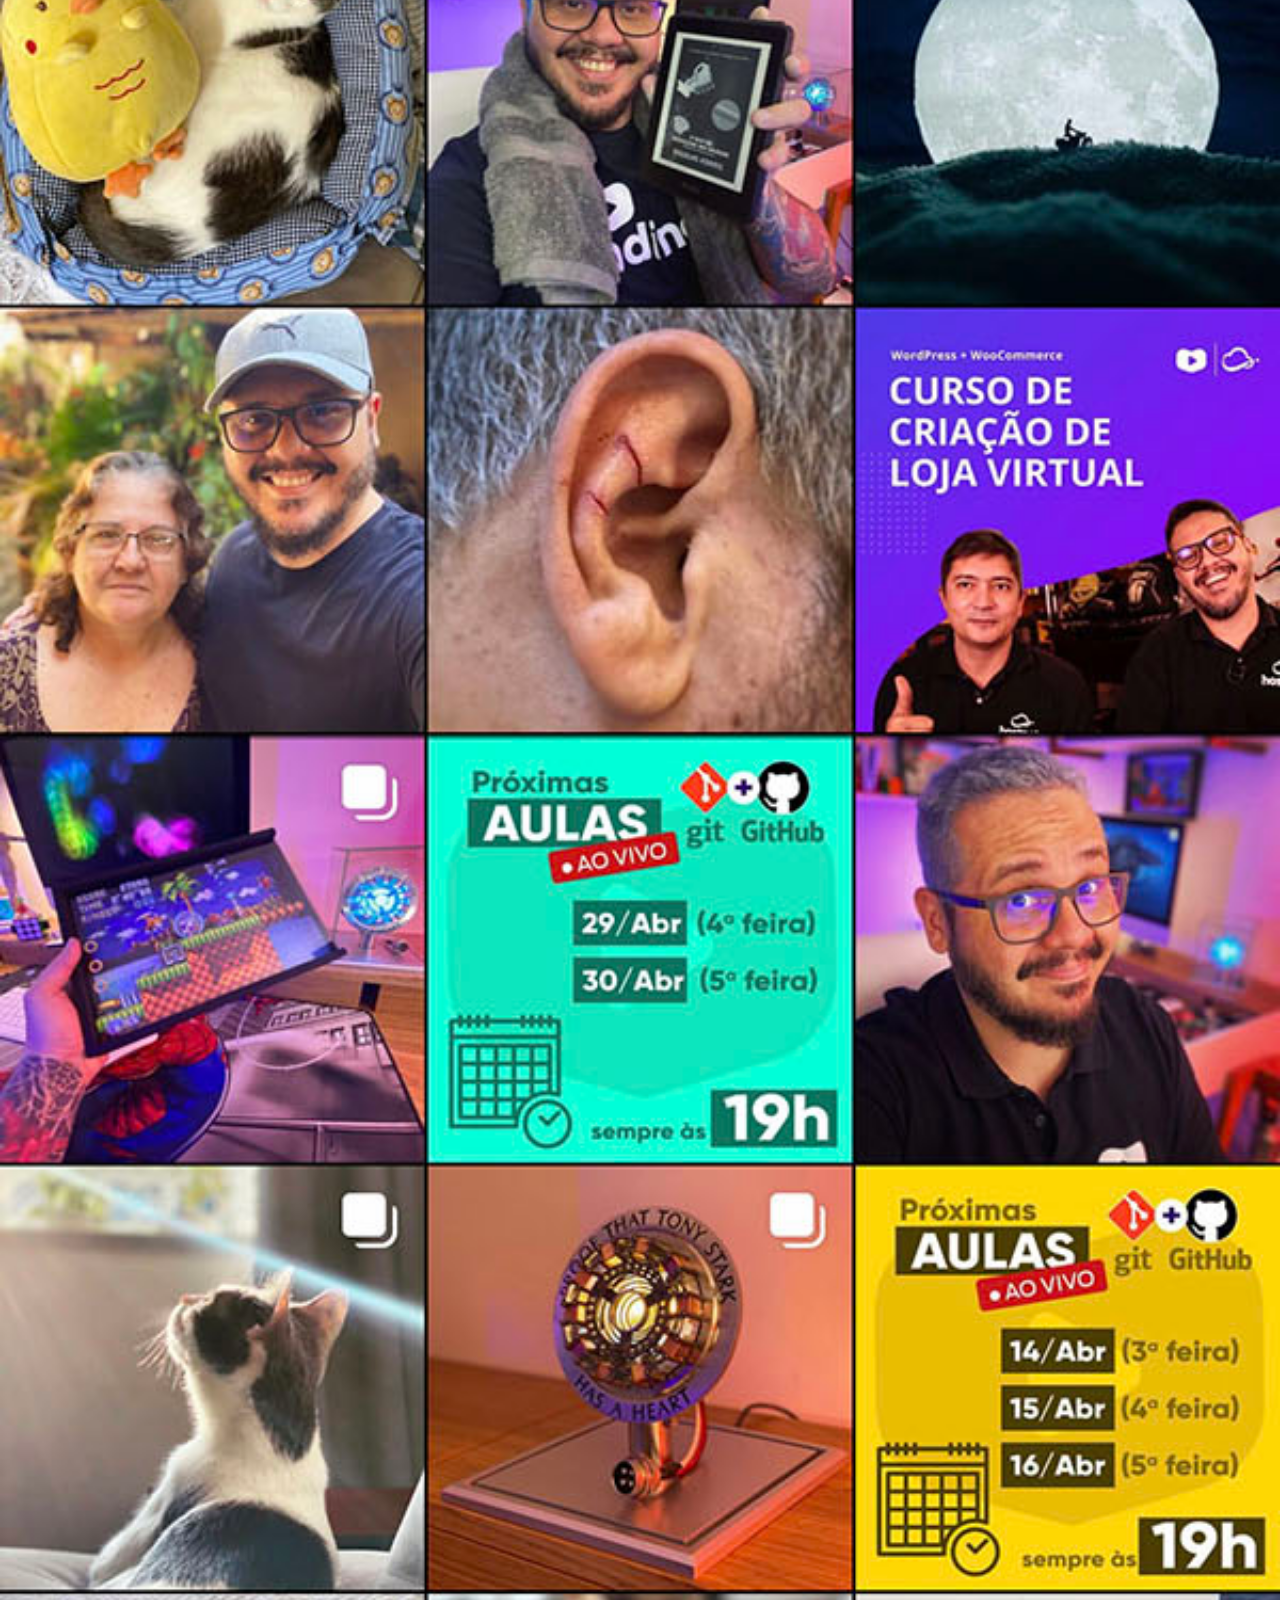
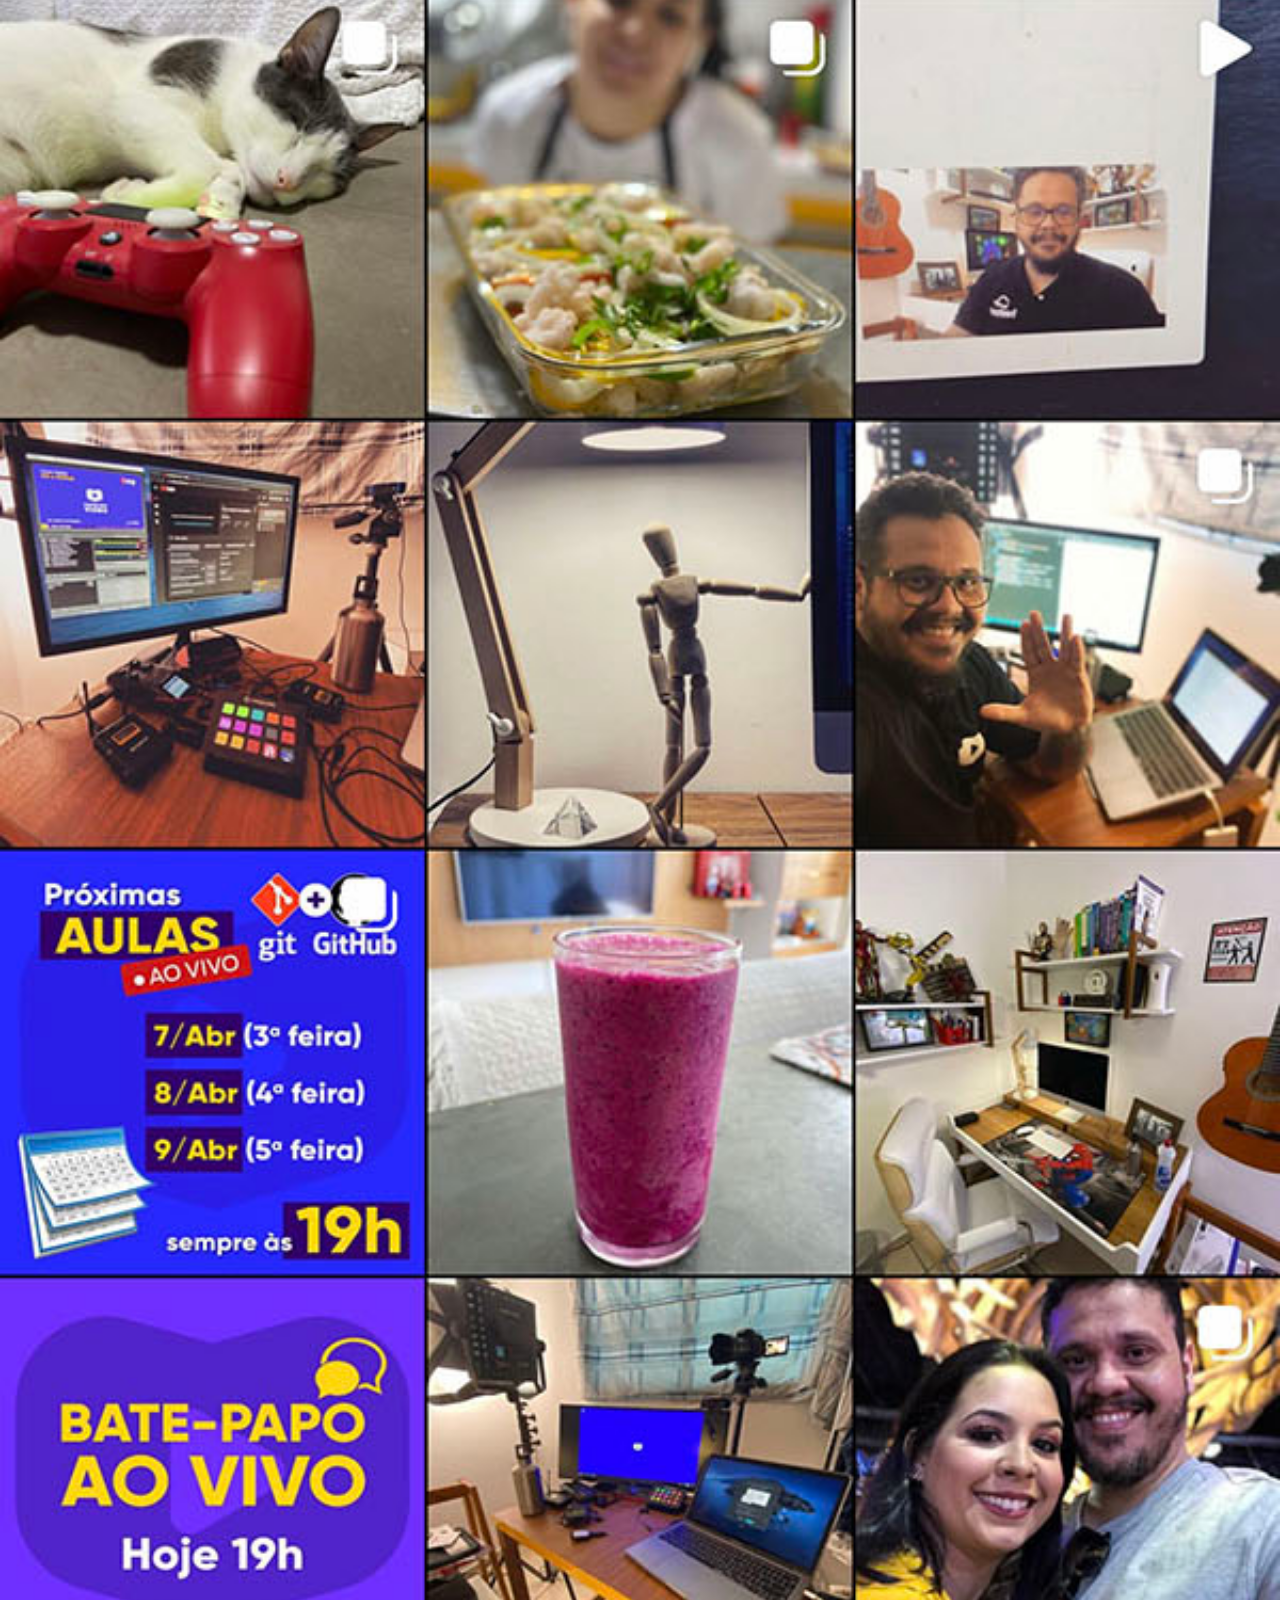
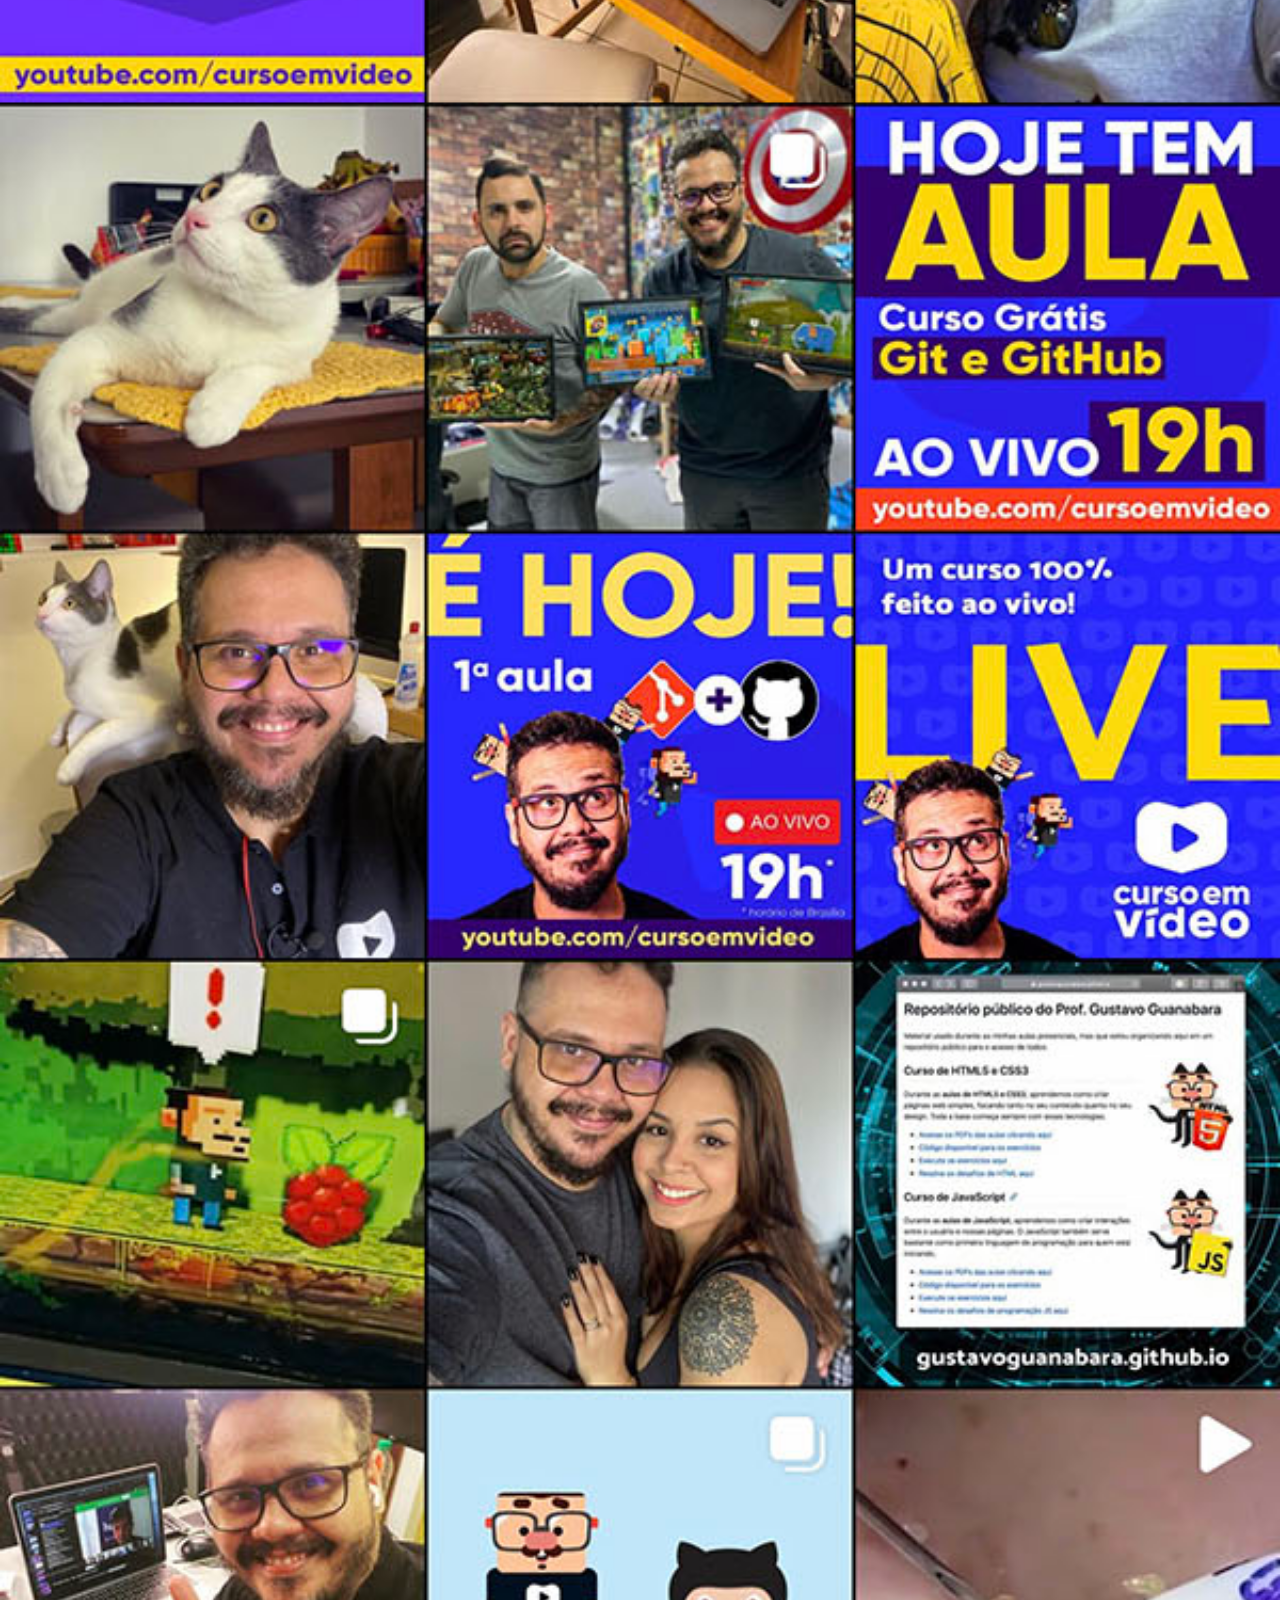
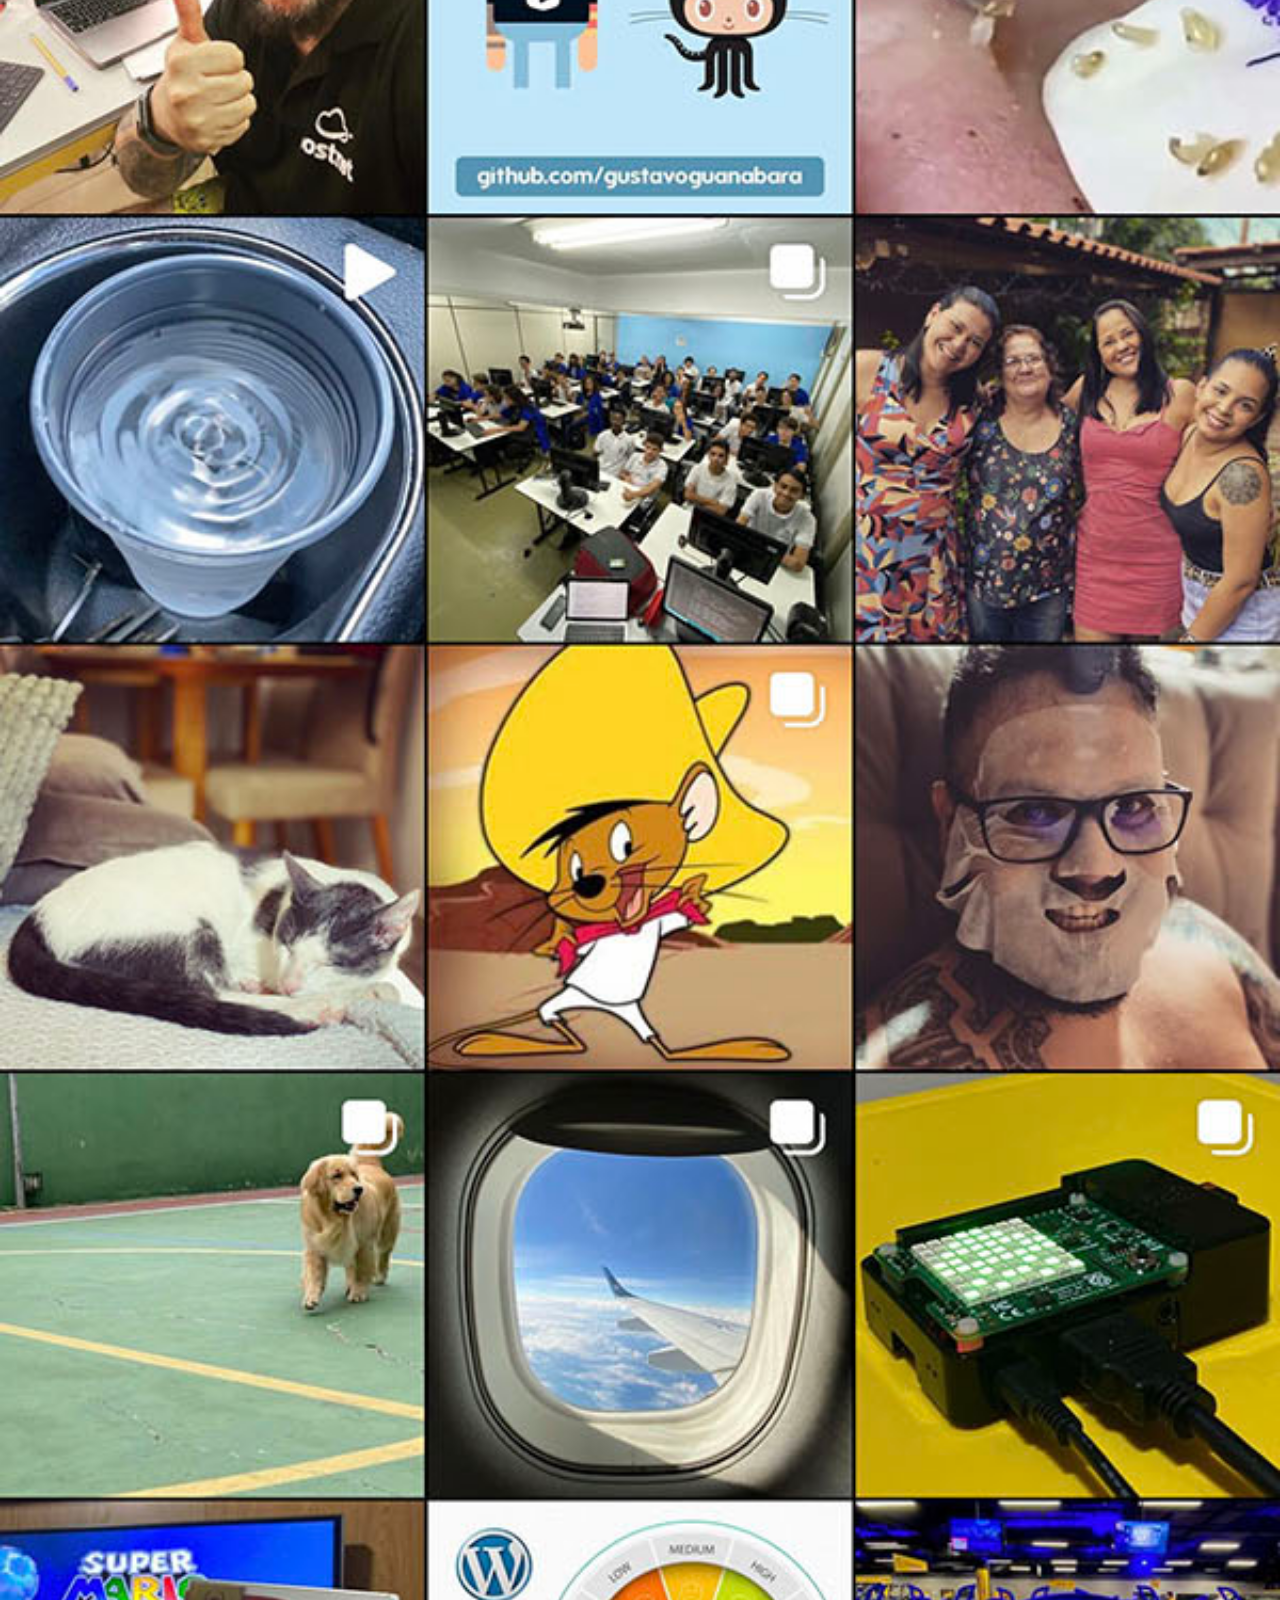
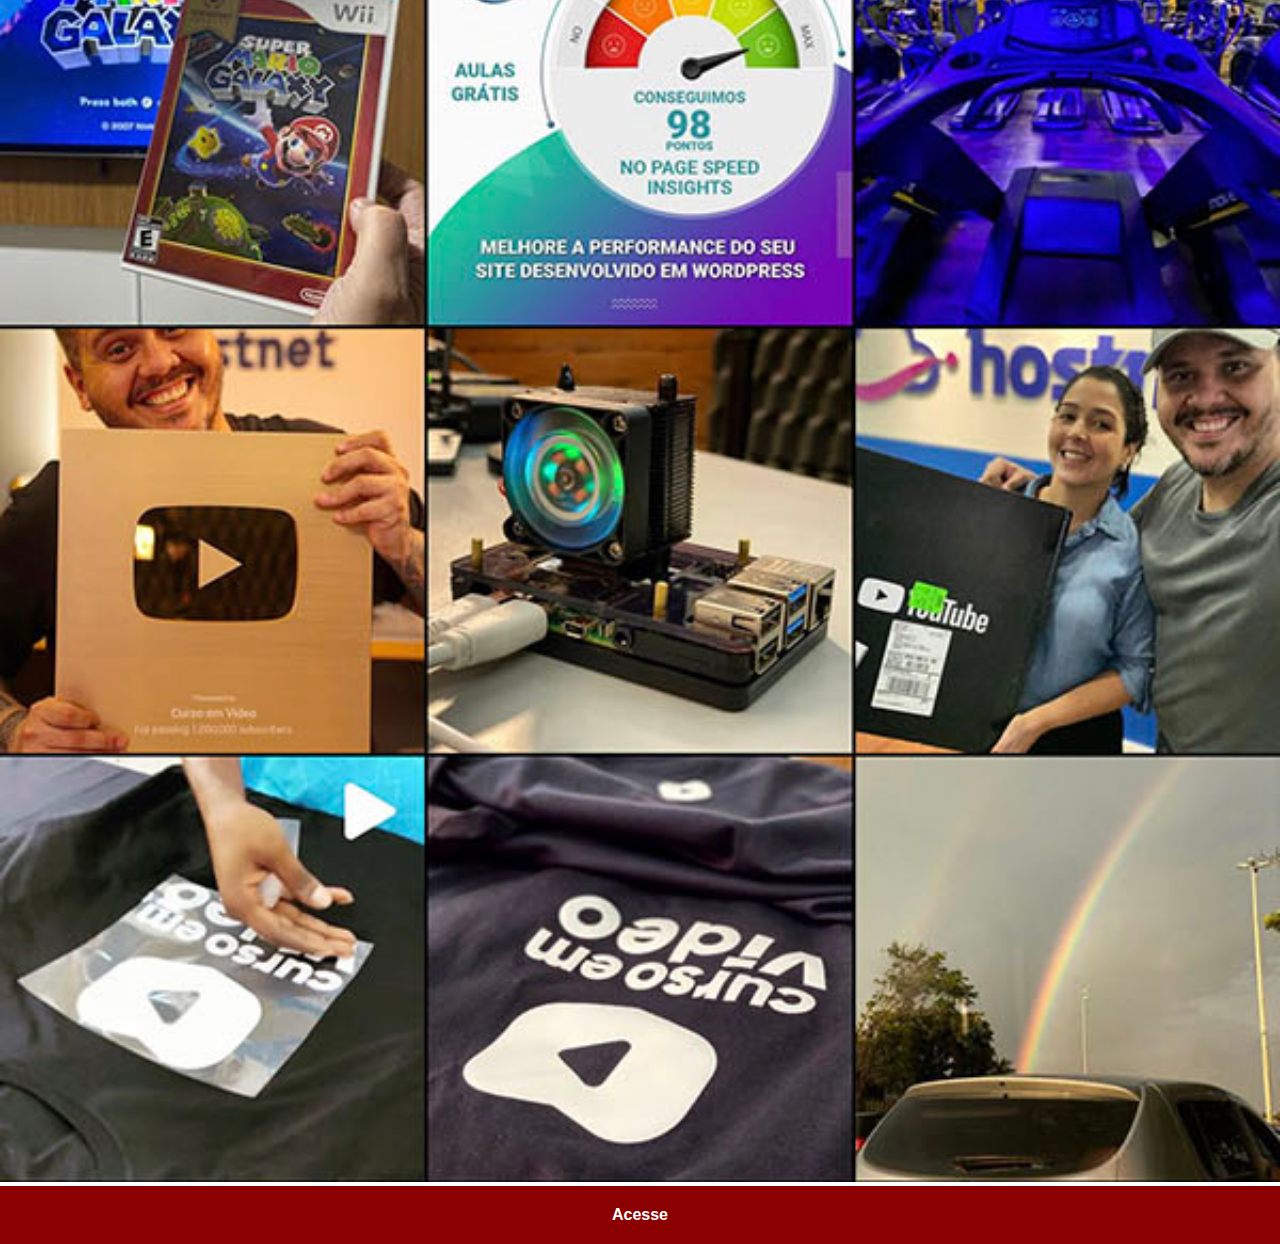
<file: instagram.html>
<!DOCTYPE html>
<html lang="pt-br">
<head>
    <meta charset="UTF-8">
    <meta name="viewport" content="width=device-width, initial-scale=1.0">
    <title>Instagram</title>
    <link rel="stylesheet" href="estilos/social.css">
</head>
<body>
    <img src="imagens/tela-instagram.jpg" alt="instagram">
    <a href="https://www.instagram.com" target="_blank">Acesse</a>
    
</body>
</html>
</file>
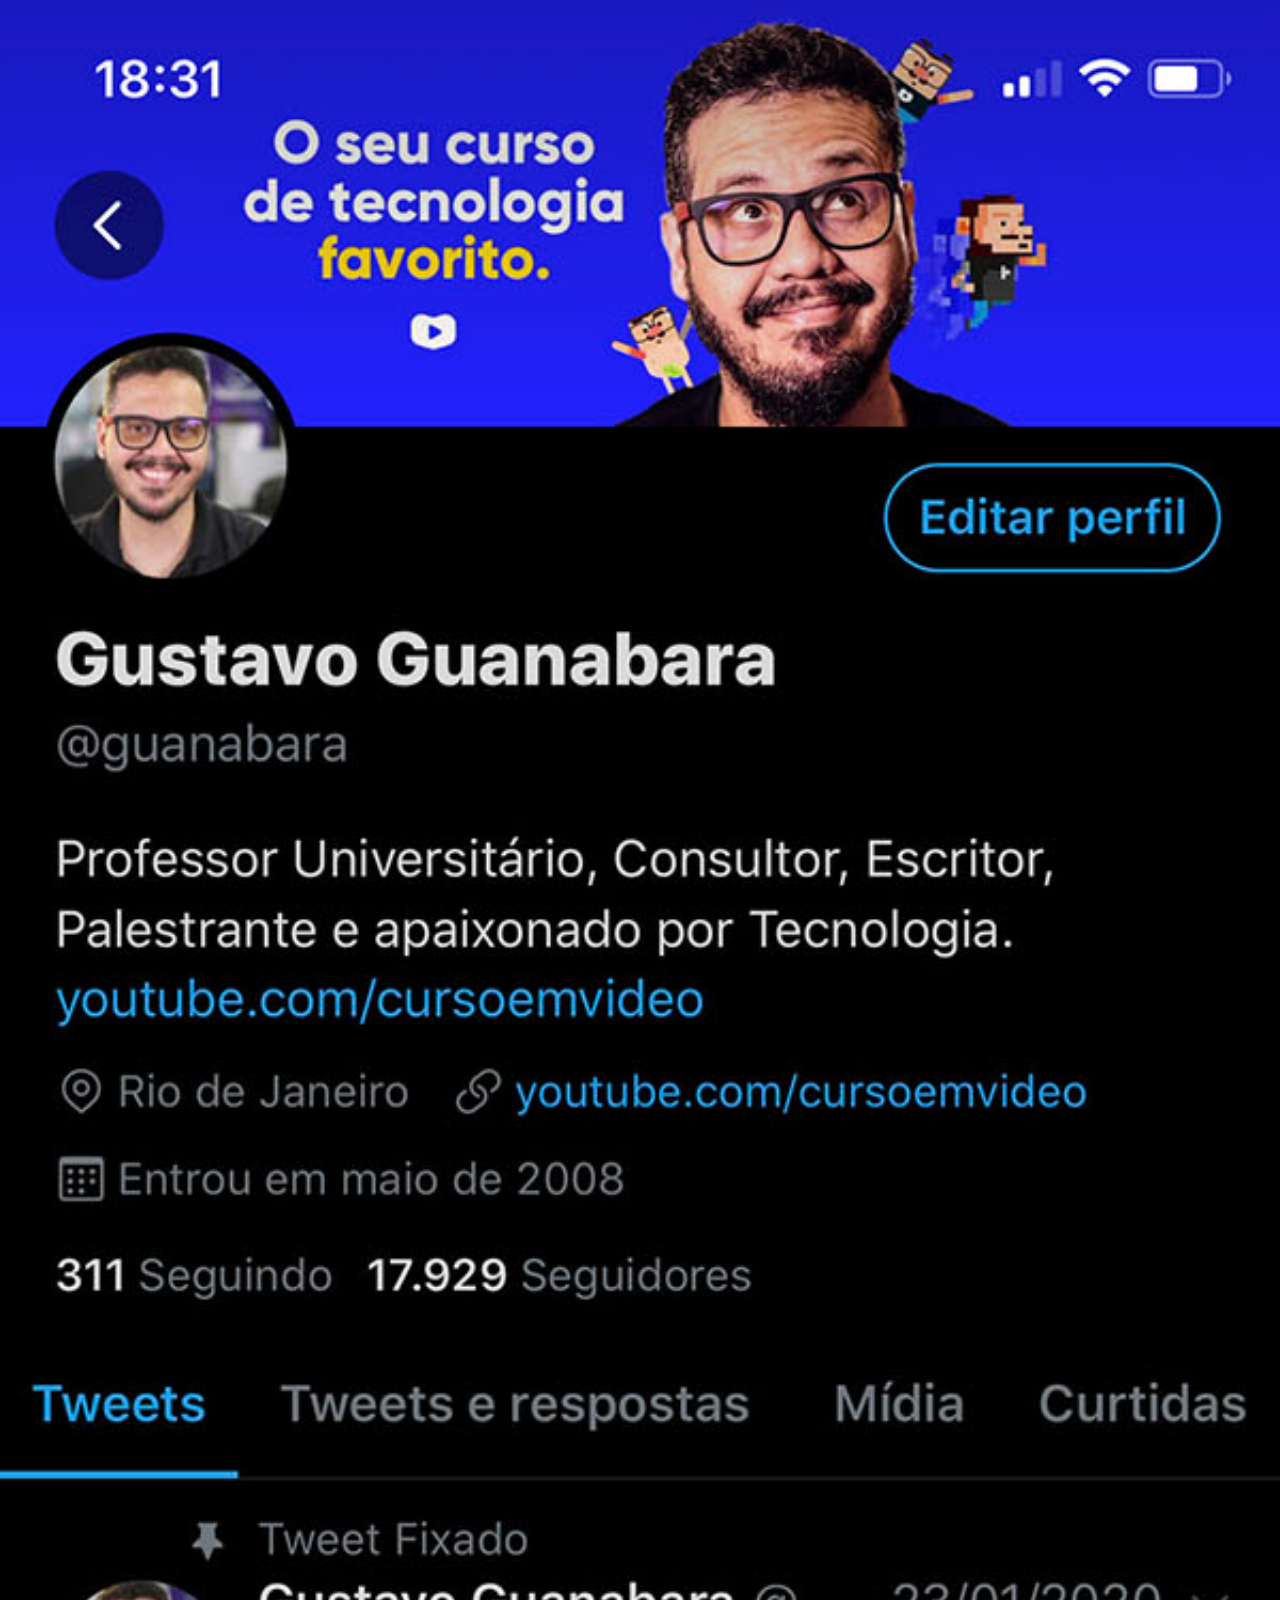
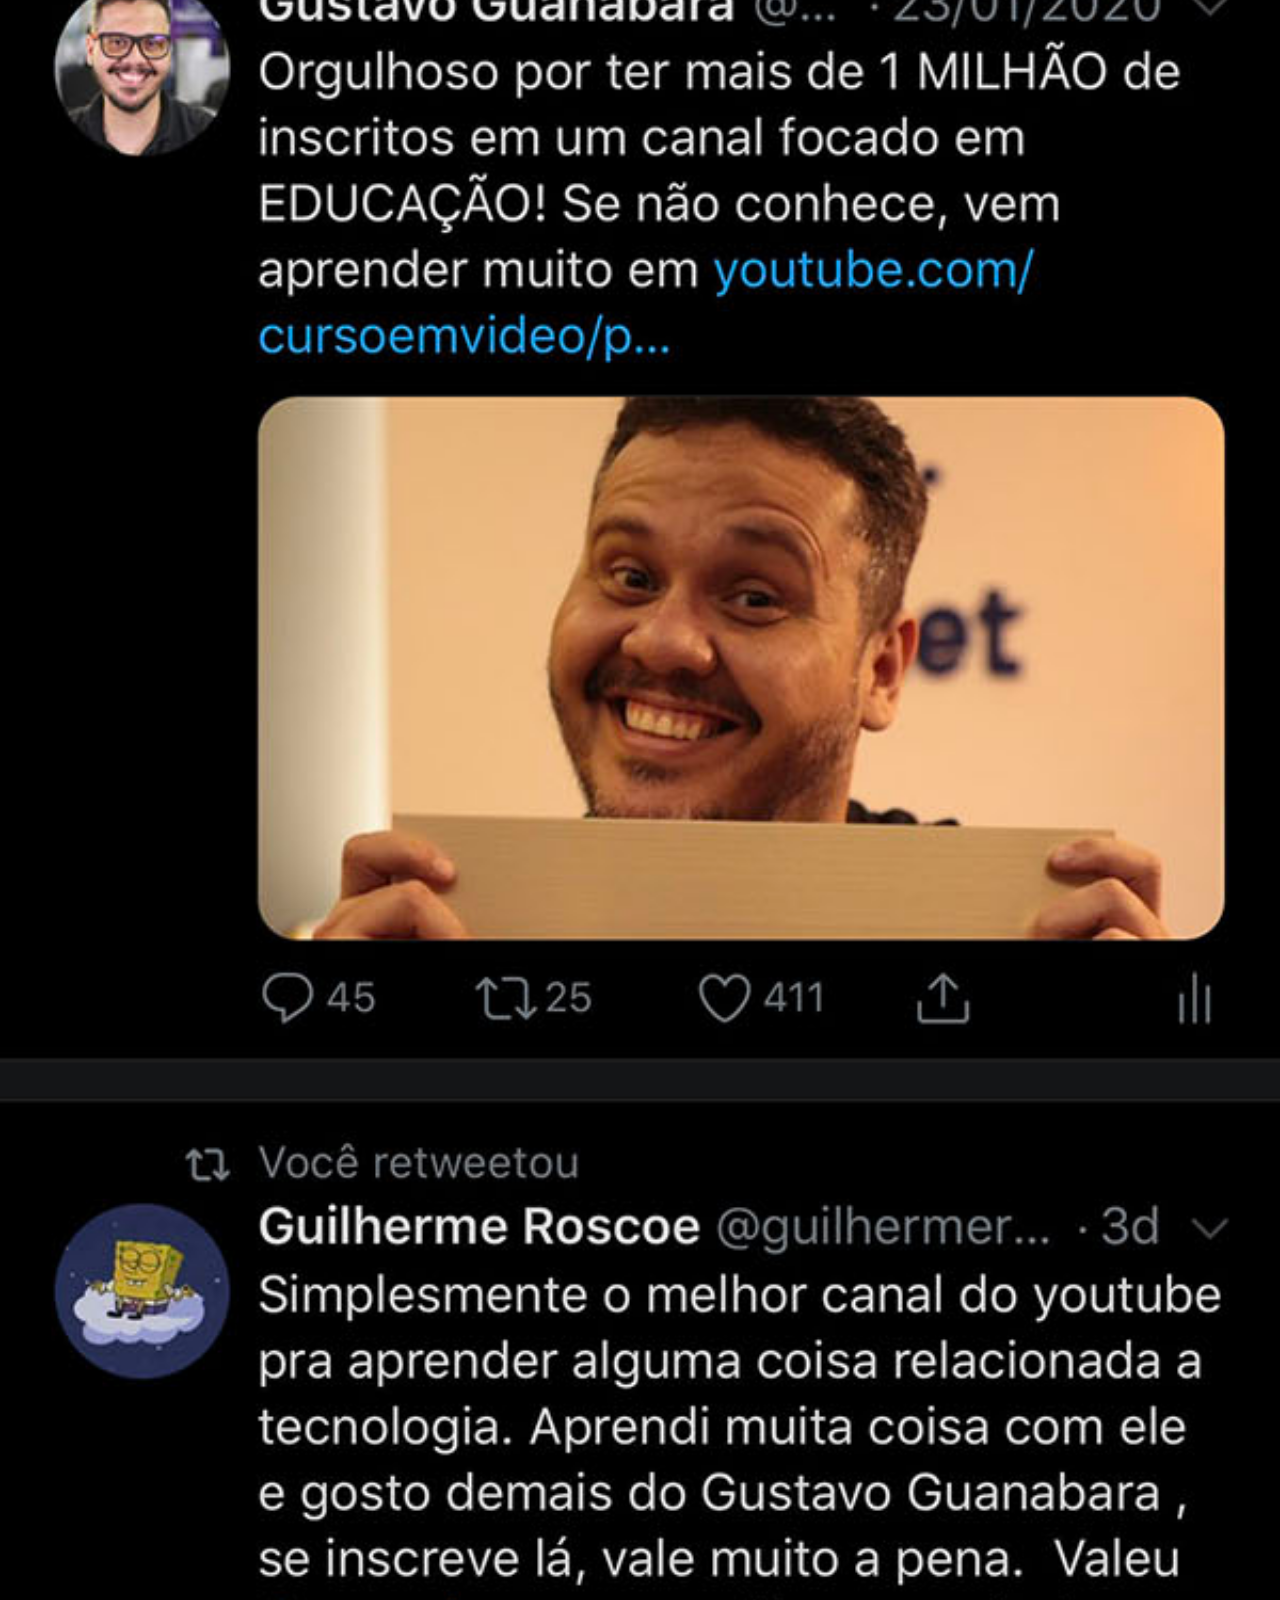
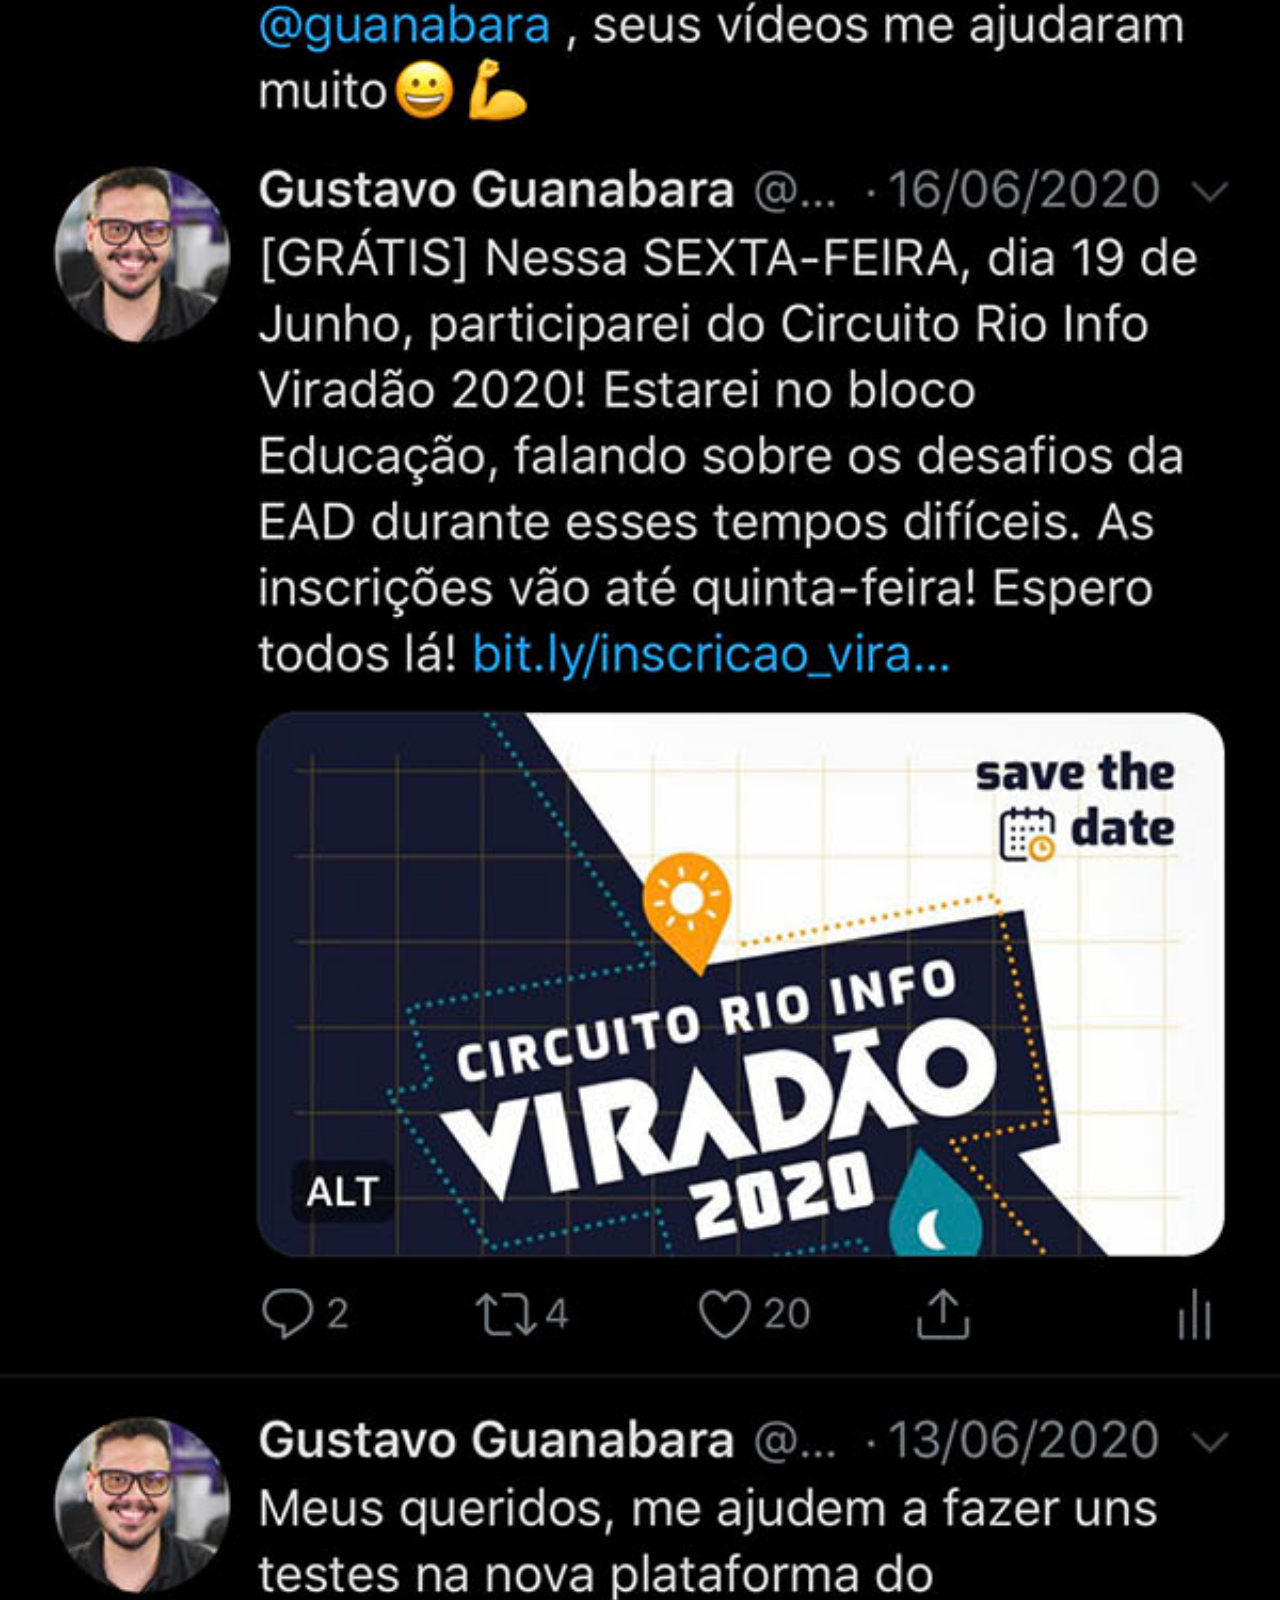
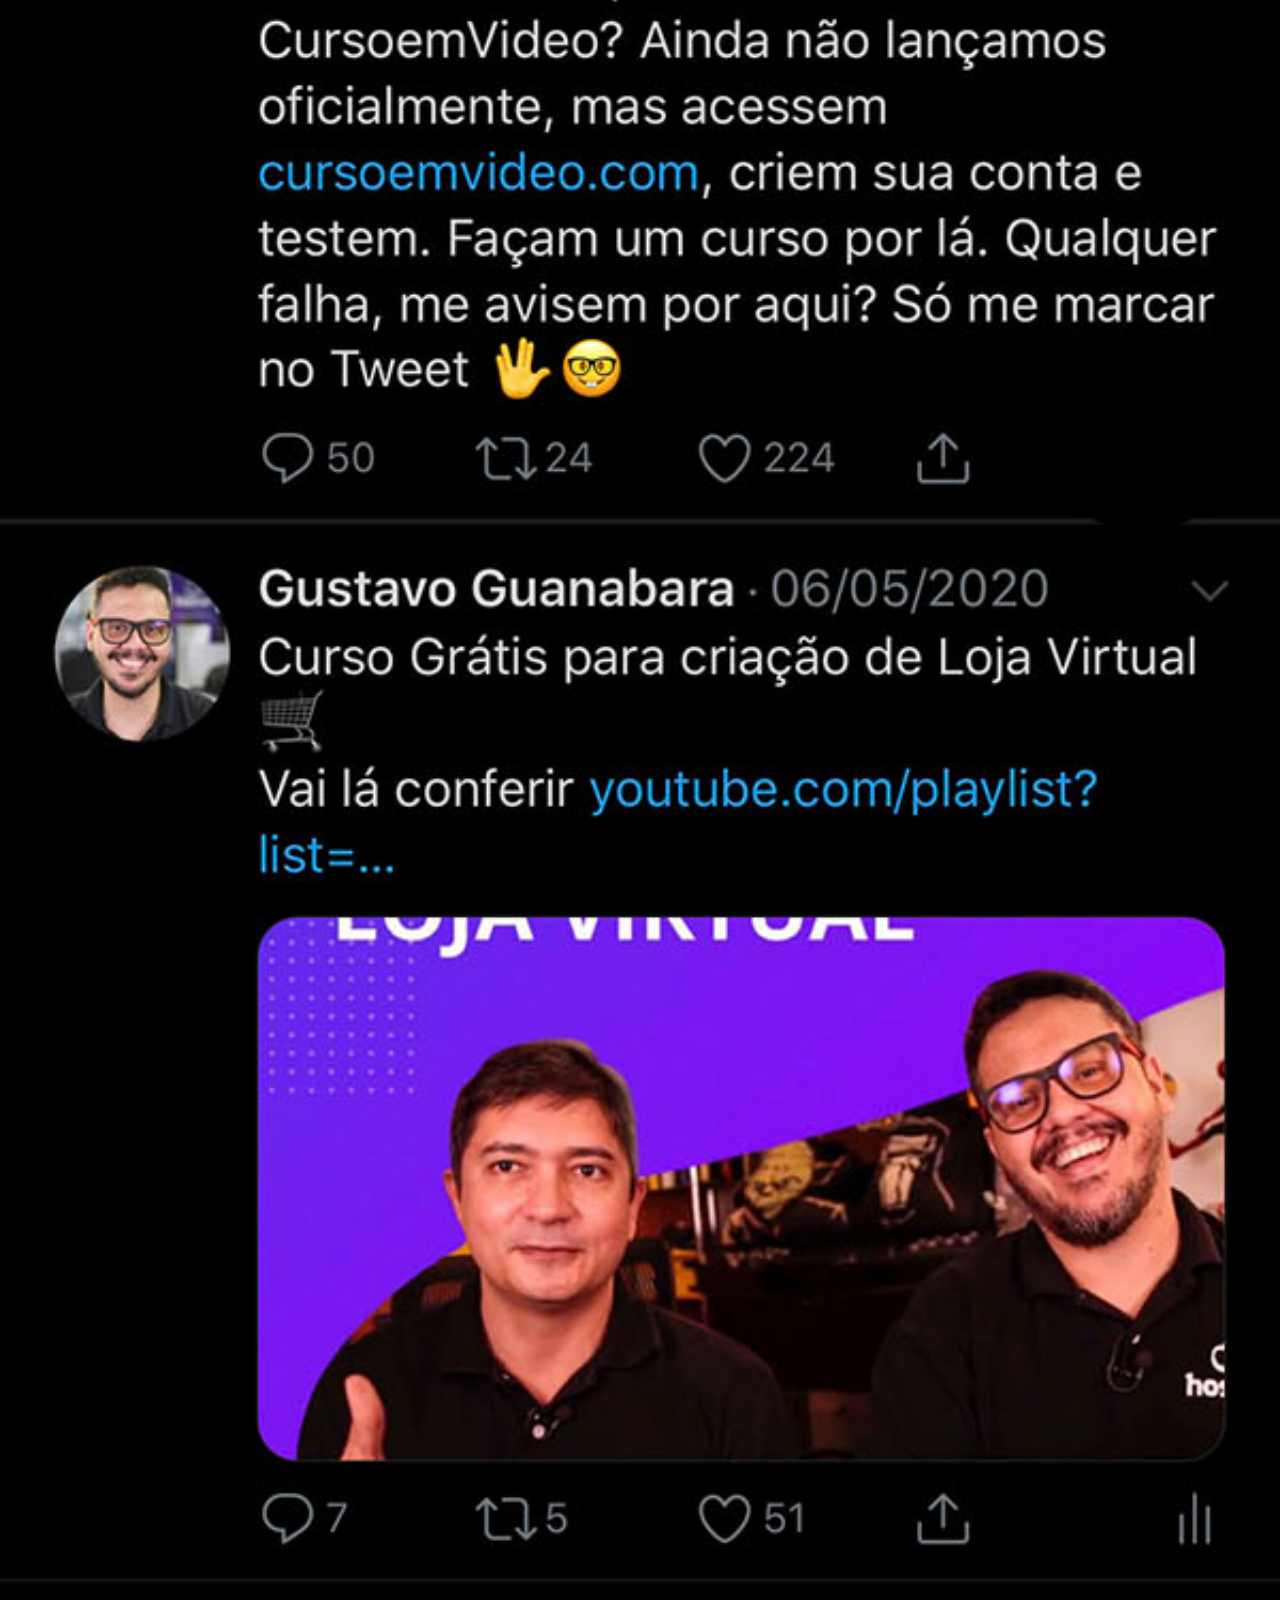
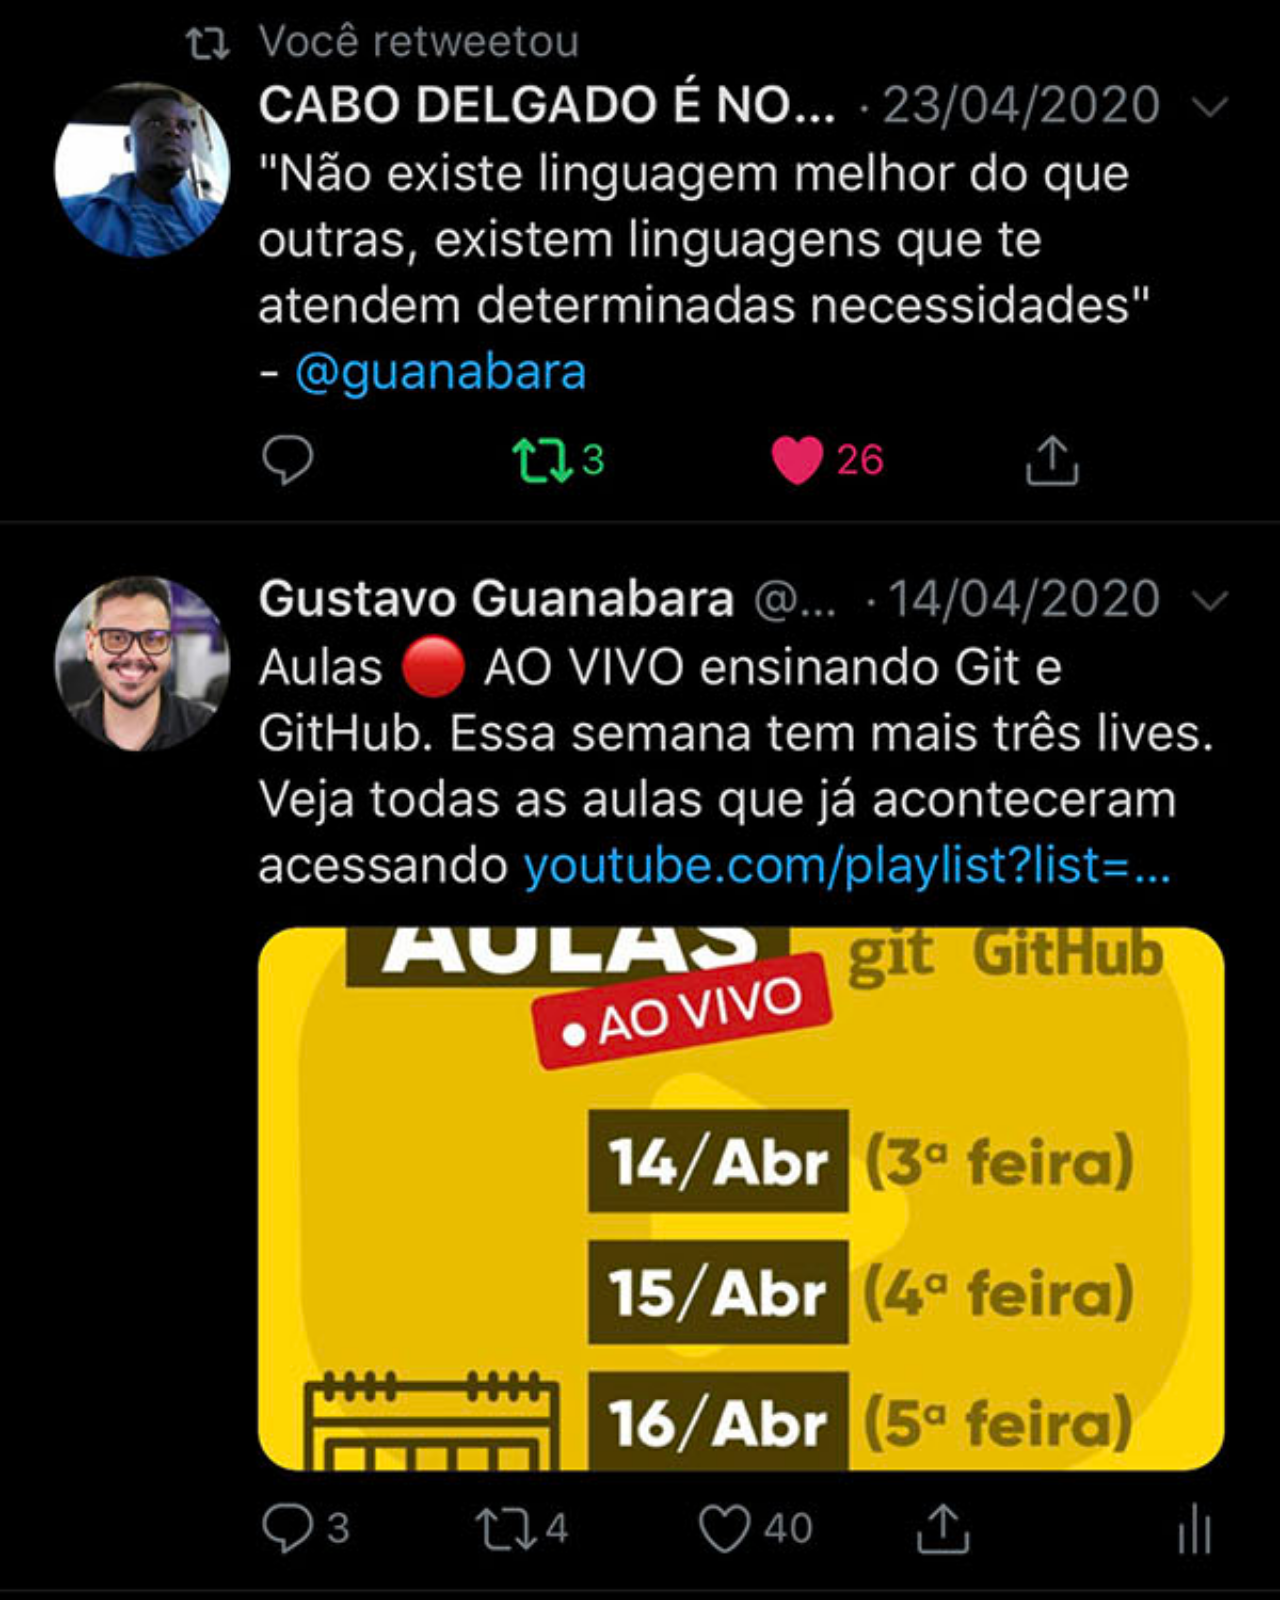
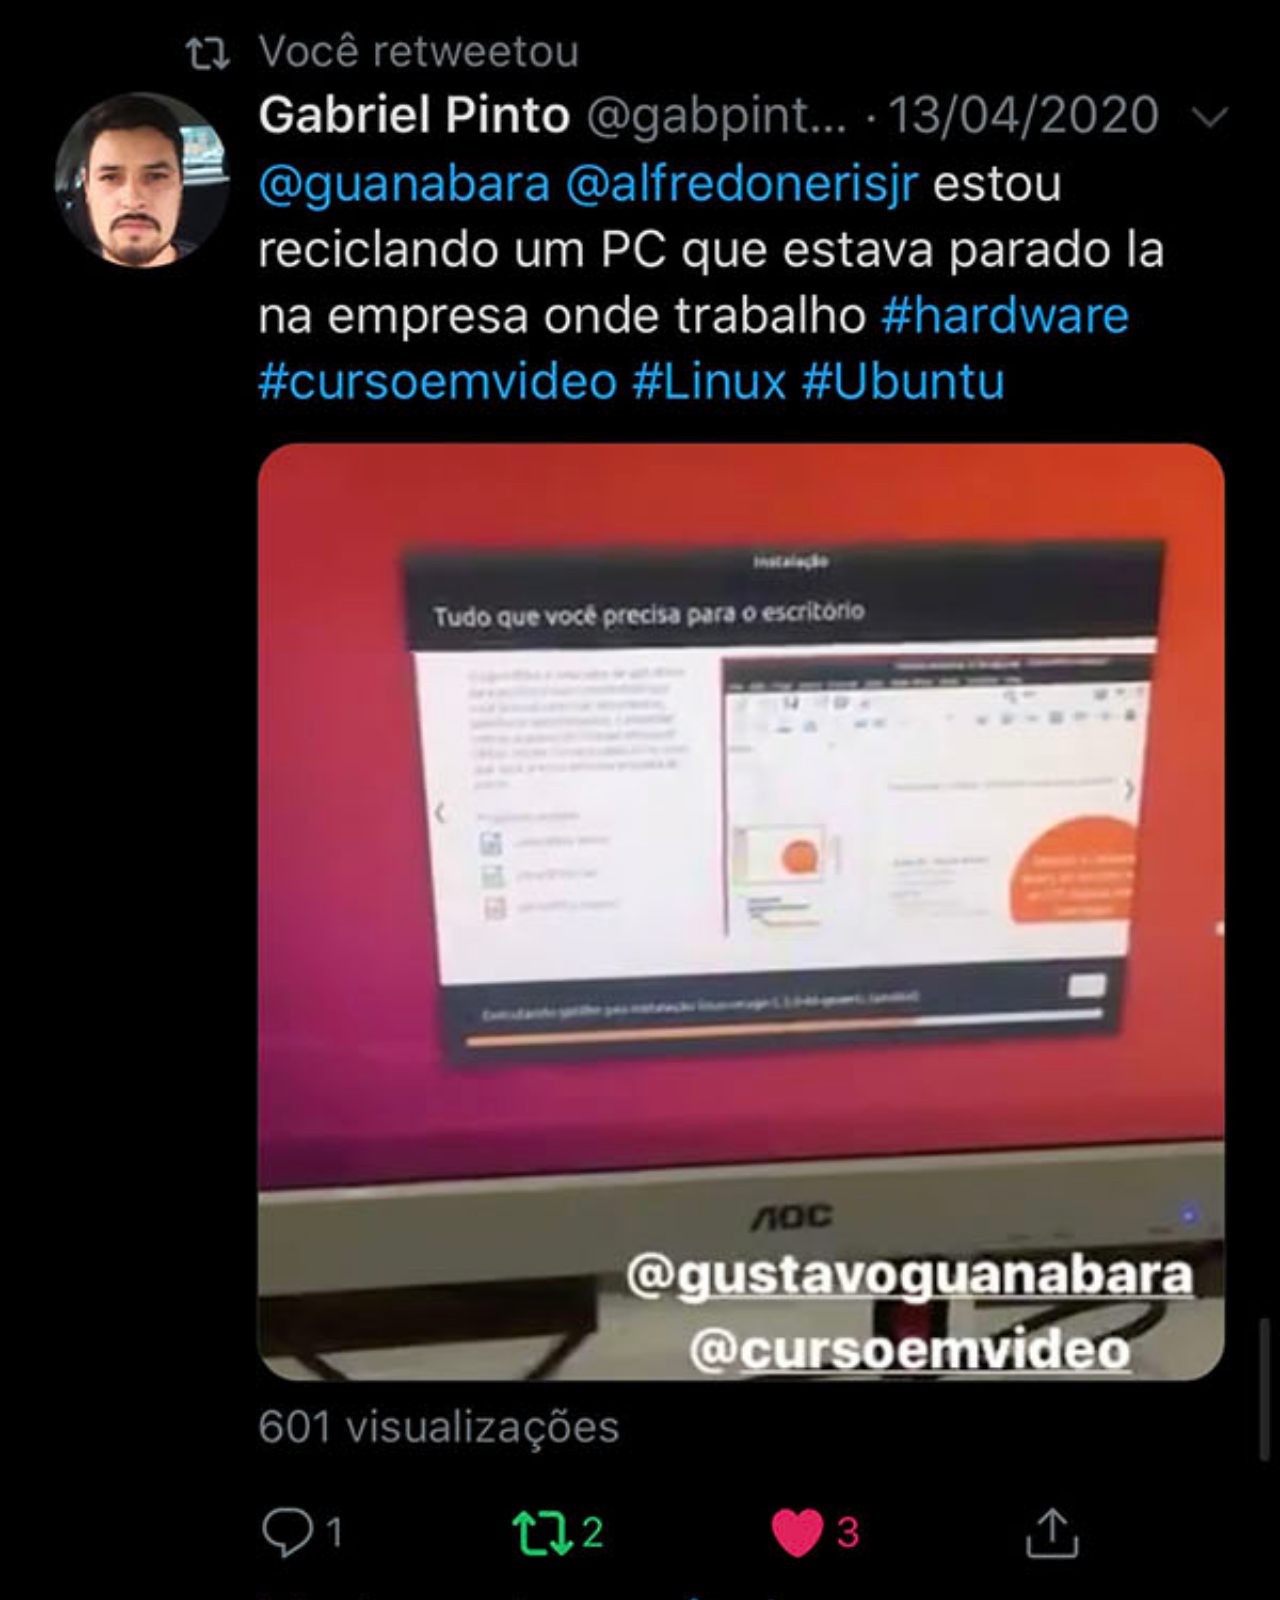
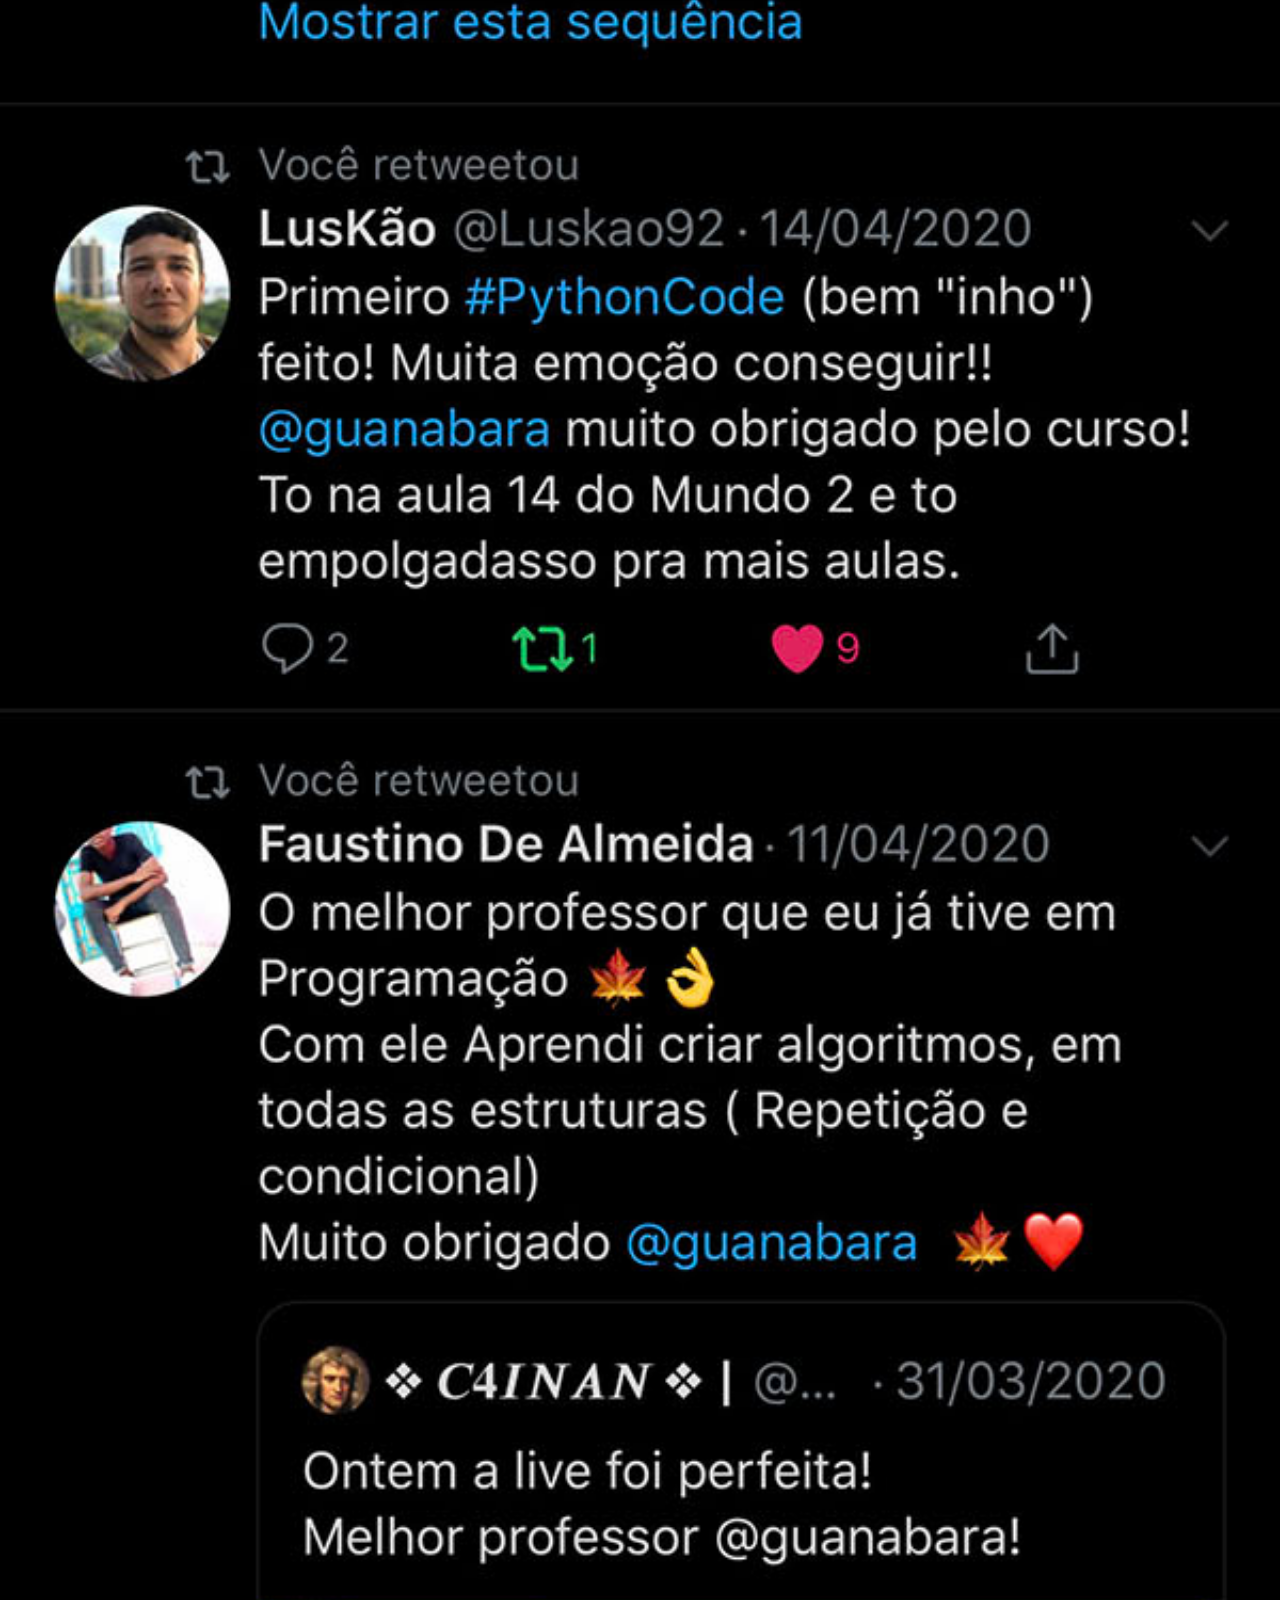
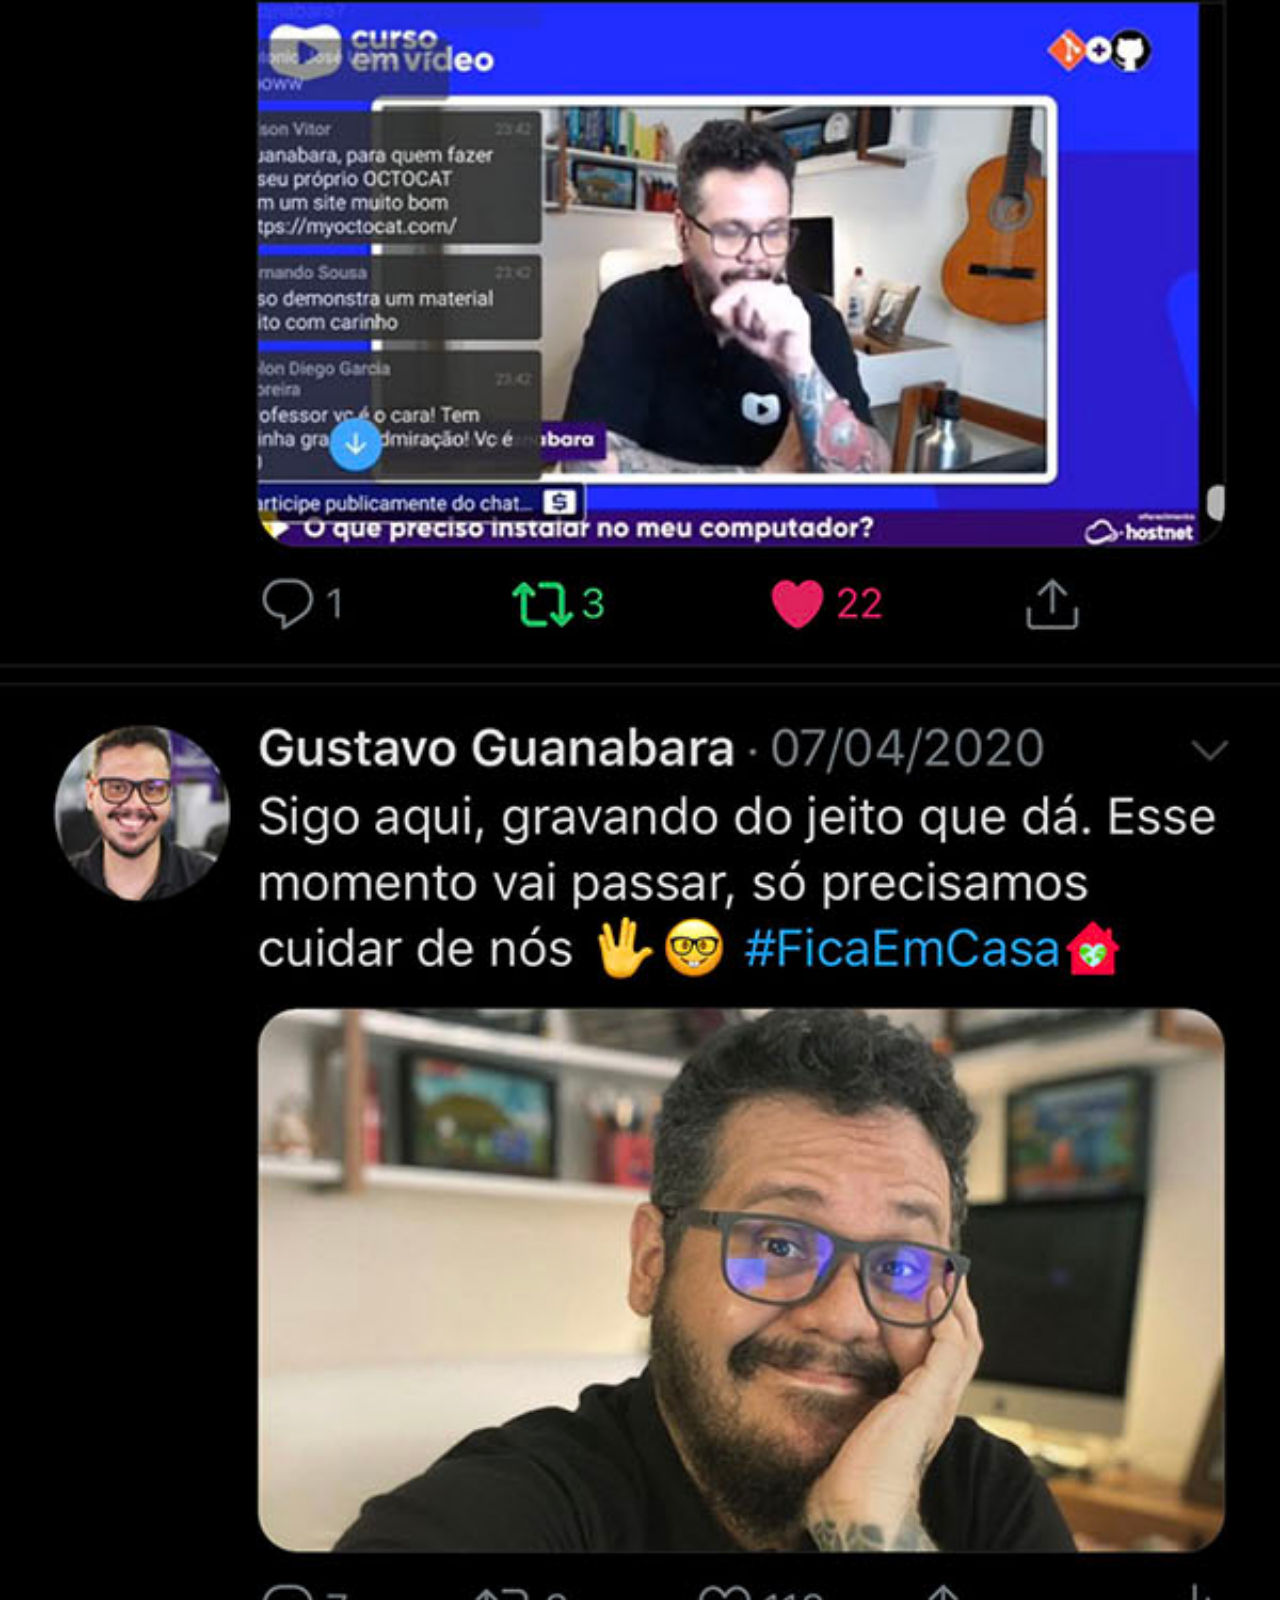
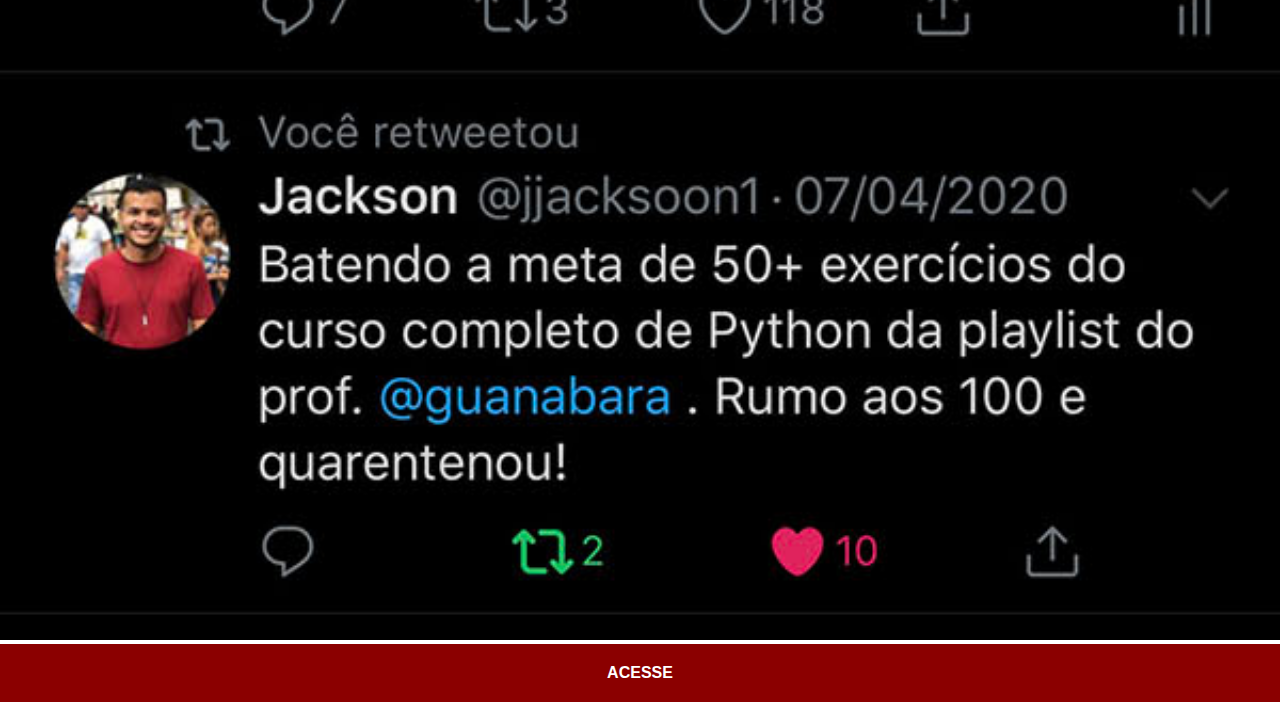
<file: twitter.html>
<!DOCTYPE html>
<html lang="pt-br">
<head>
    <meta charset="UTF-8">
    <meta name="viewport" content="width=device-width, initial-scale=1.0">
    <title>twitter</title>
    <link rel="stylesheet" href="estilos/social.css">
</head>
<body>
    <img src="imagens/tela-twitter.jpg" alt="twitter">
    <a href="https://www.twitter.com">ACESSE</a>
    
</body>
</html>
</file>
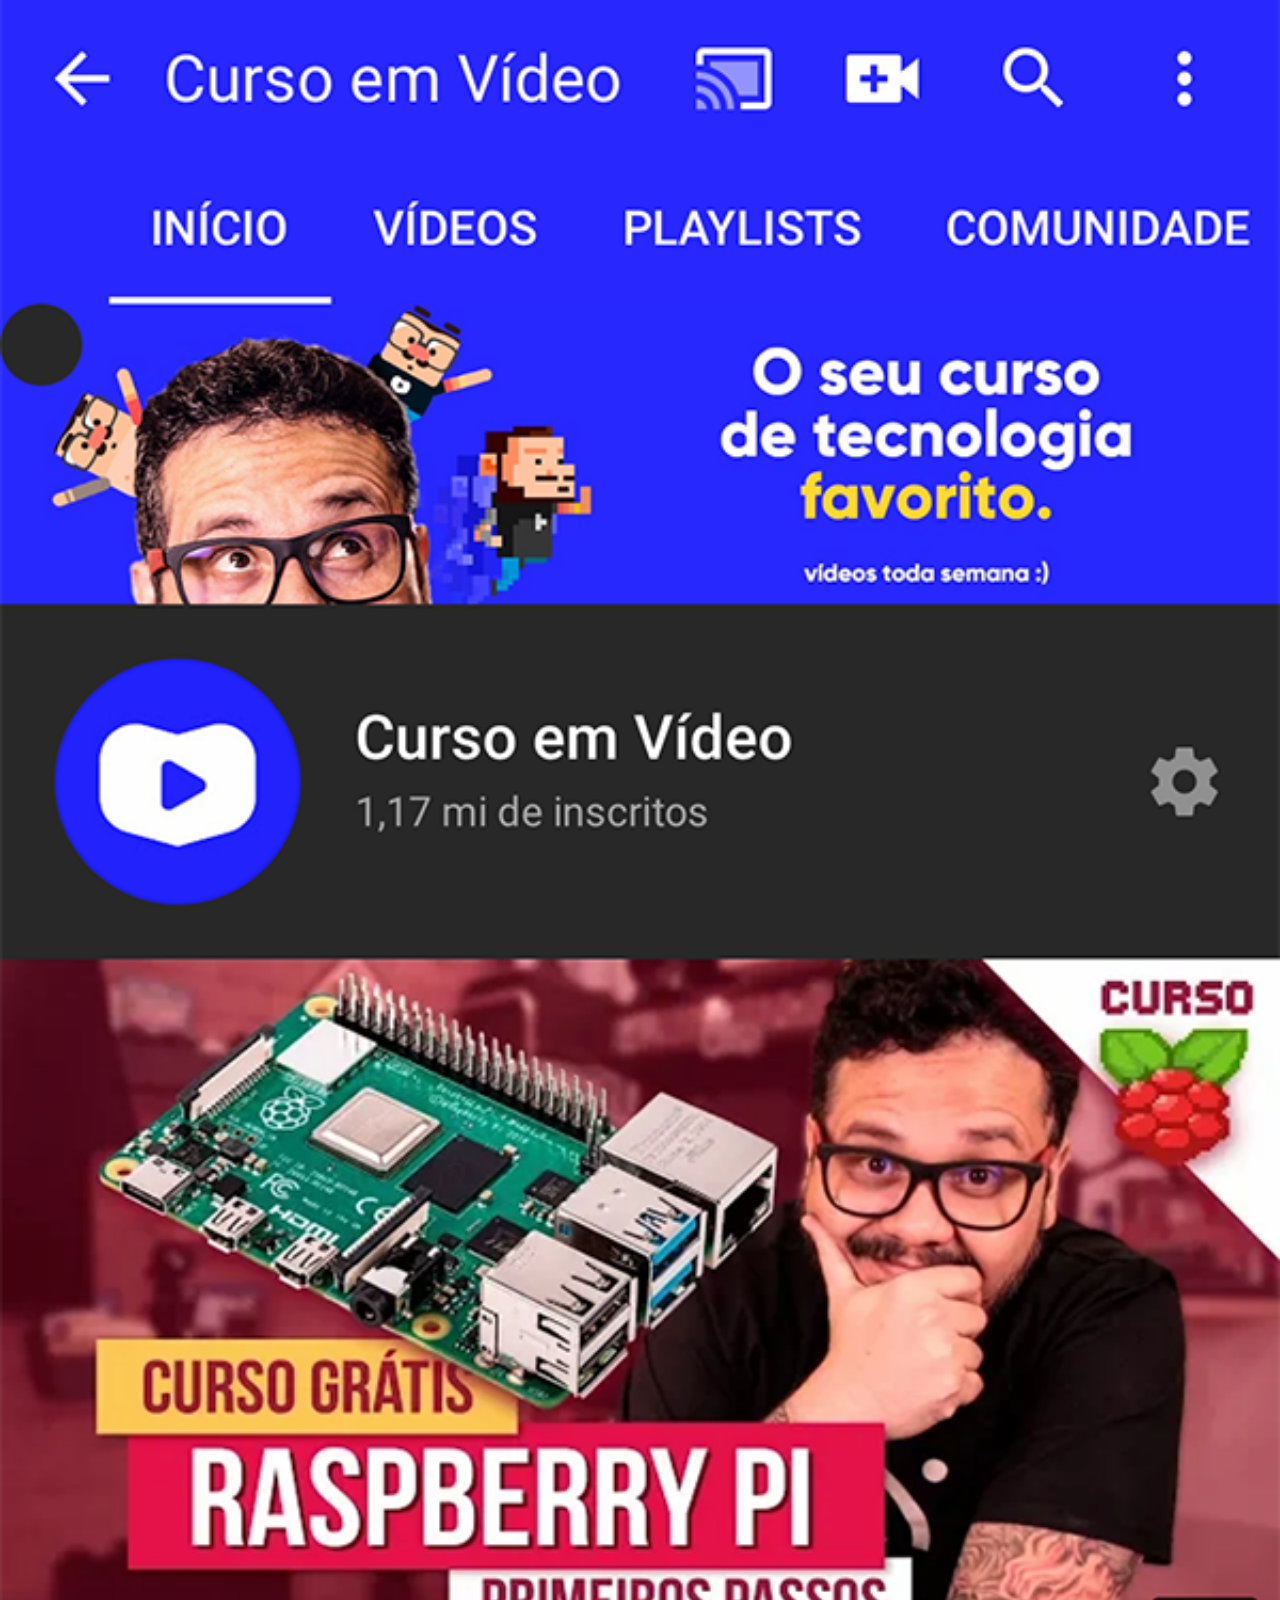
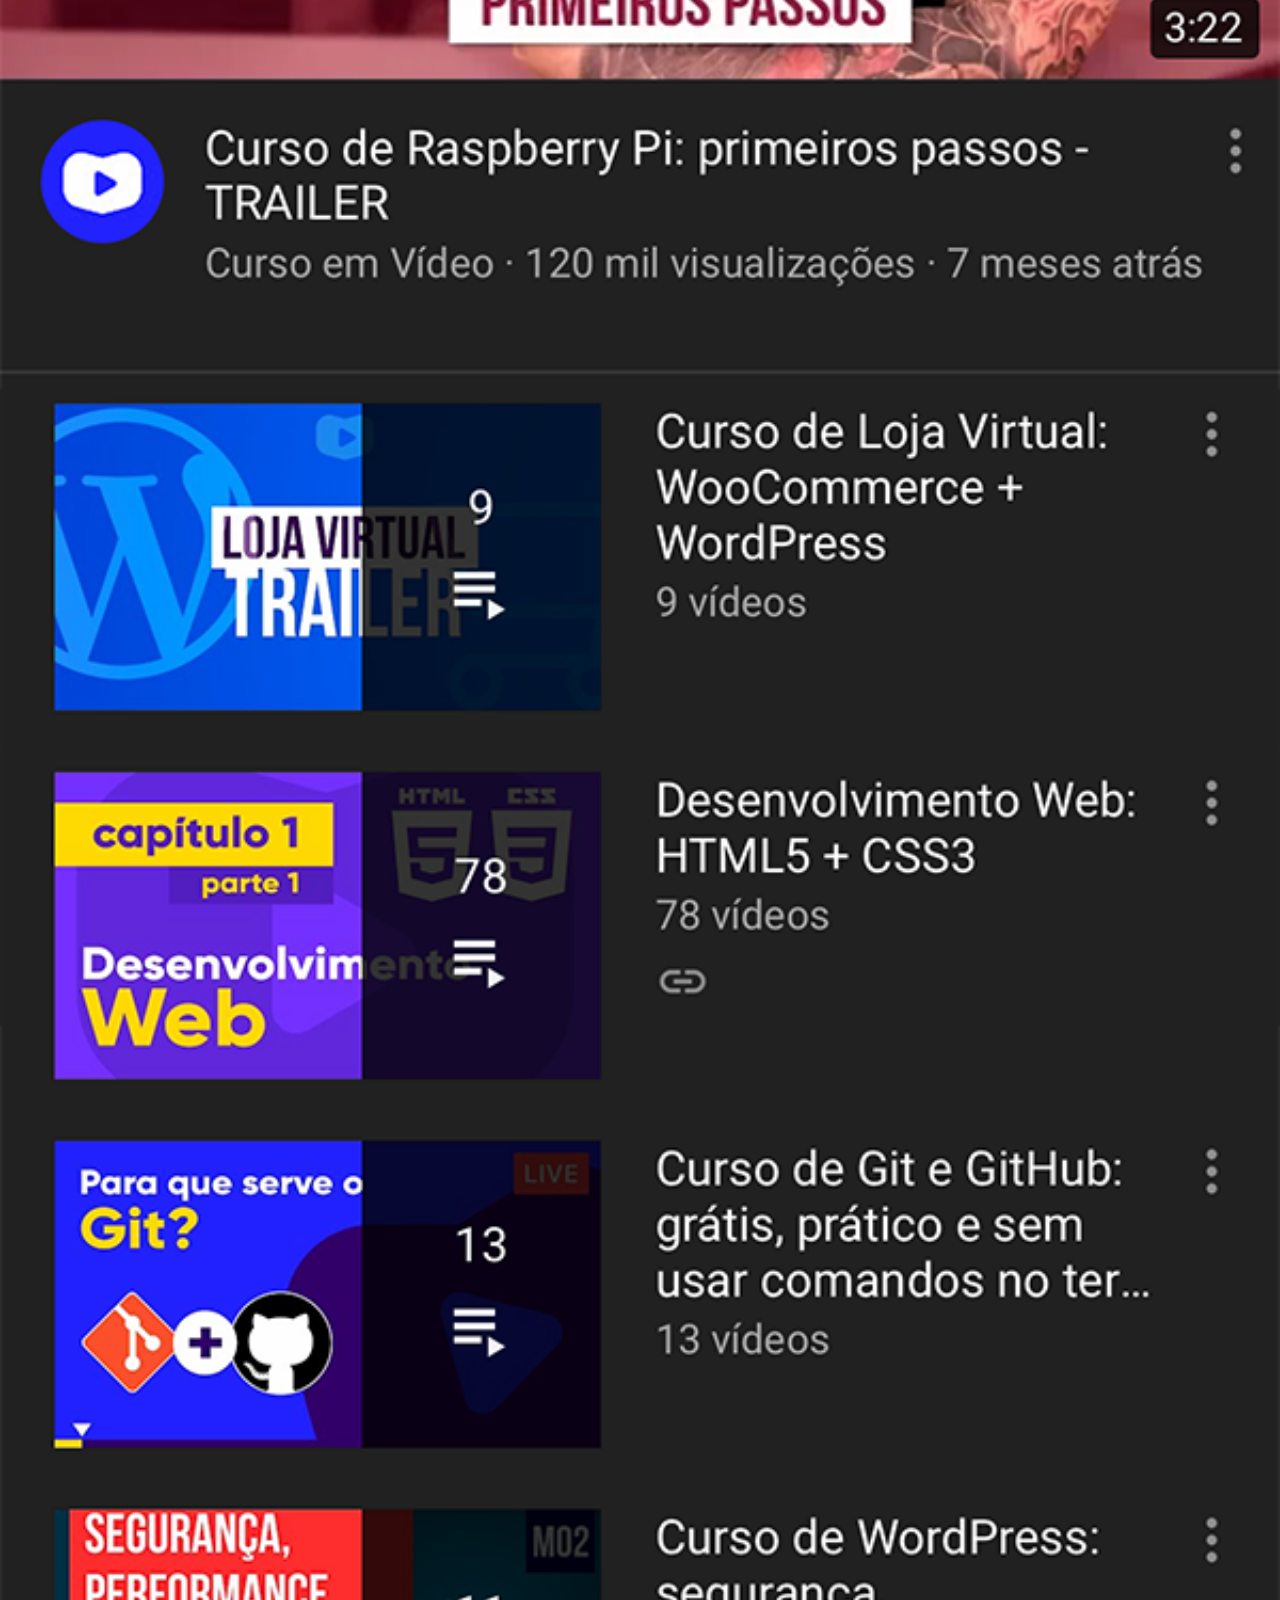
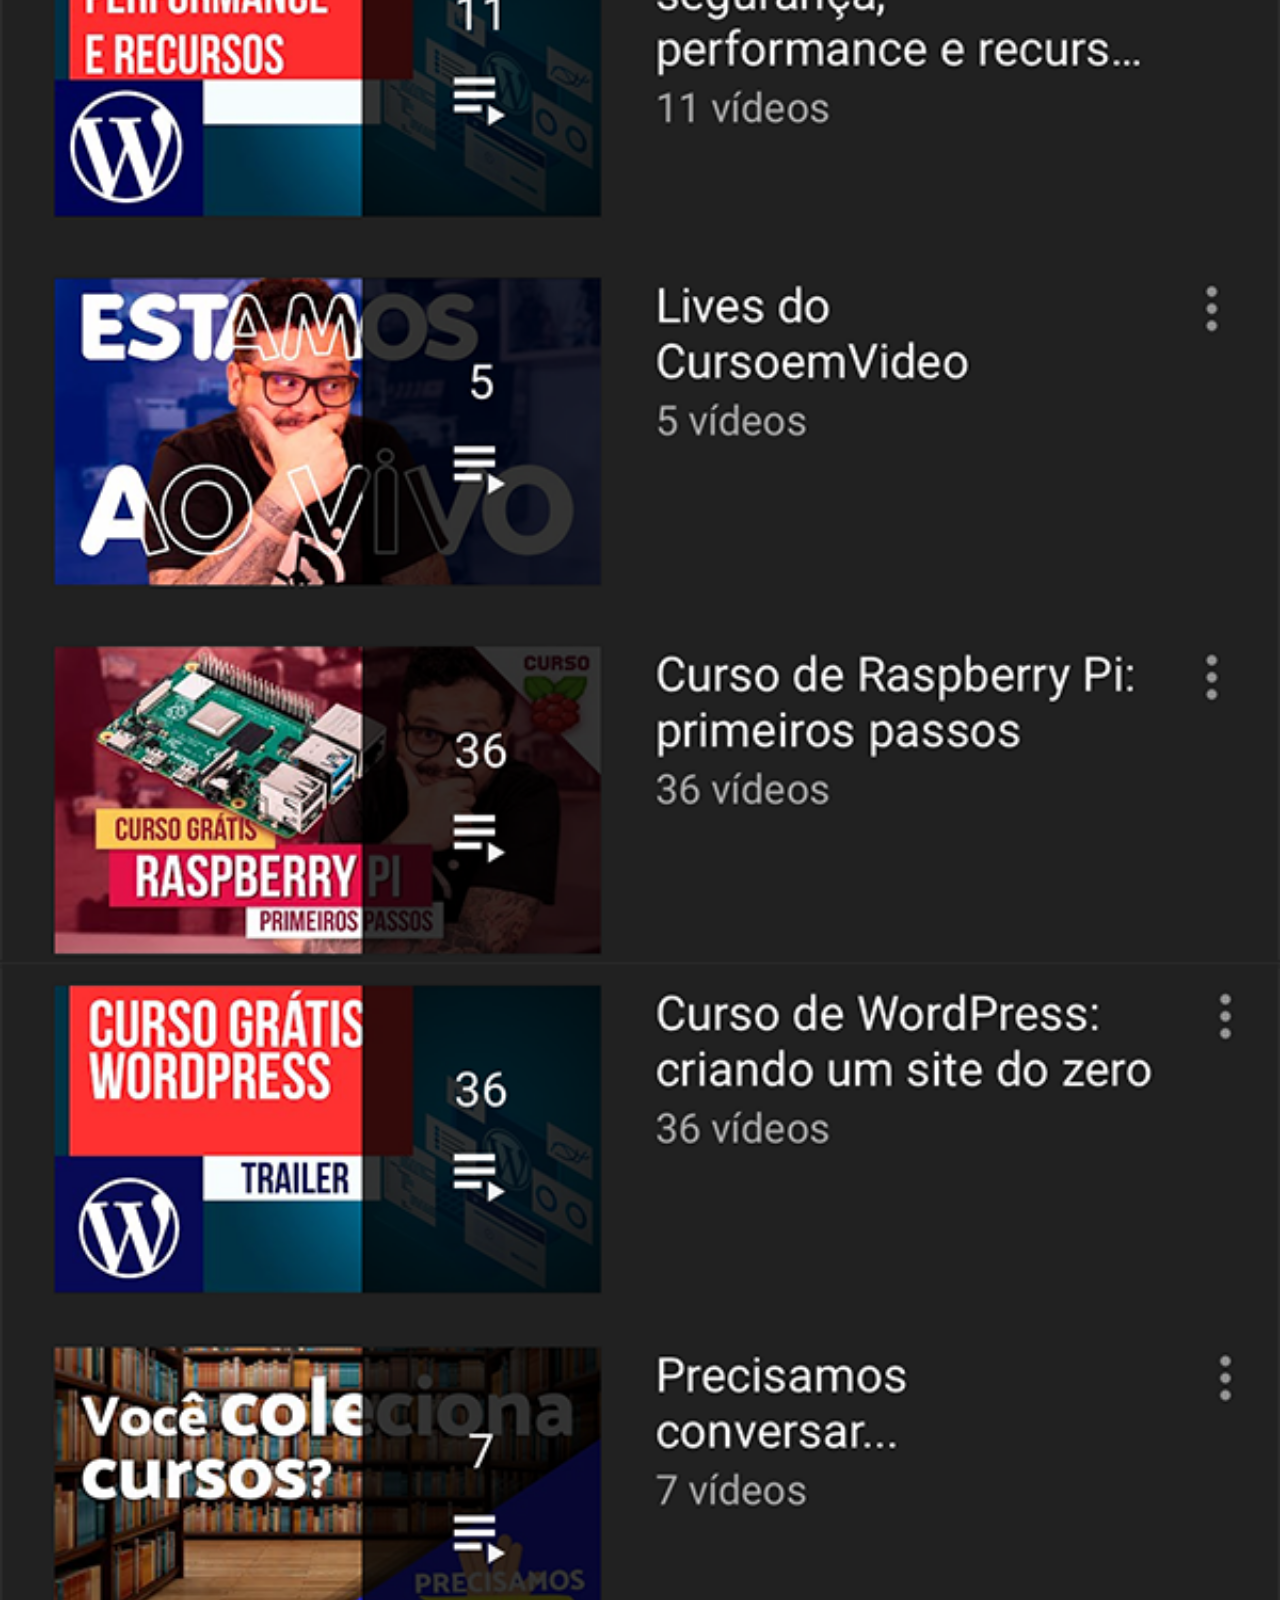
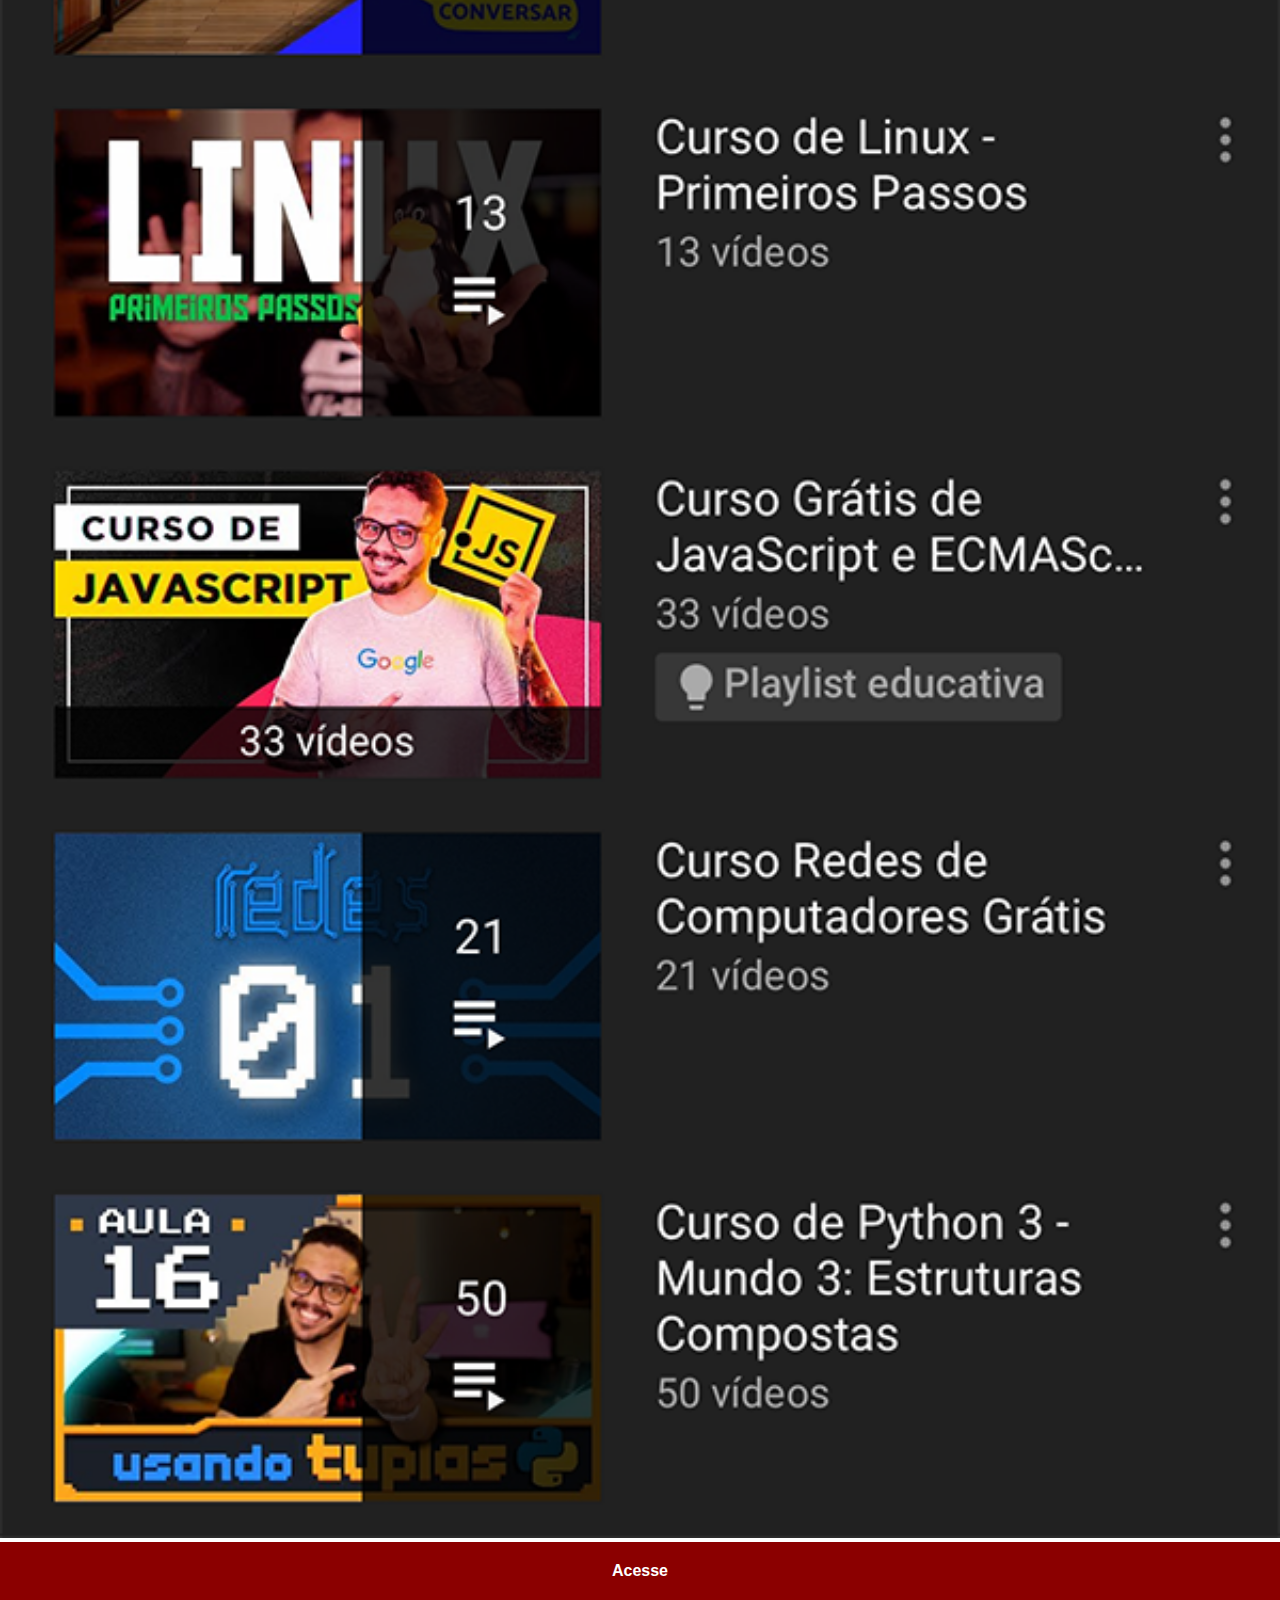
<file: youtube.html>
<!DOCTYPE html>
<html lang="pt-br">
<head>
    <meta charset="UTF-8">
    <meta name="viewport" content="width=device-width, initial-scale=1.0">
    <title>Document</title>
    <link rel="stylesheet" href="estilos/social.css">
</head>
<body>
    <img src="imagens/tela-youtube.png" alt="logo-youtube">
    <a href="https://youtube.com" target="_blank">Acesse</a>
</body>
</html>
</file>
<file: estilos/styles.css>
@charset "UTF-8";

* {
    margin: 0px;
    padding: 0px;
    font-family: Arial, Helvetica, sans-serif;
}

html, body {
    height: 100vh;
    width: 100vw;
    background-color: black;
}

body {
    background:url('../imagens/fundo-madeira.jpg')no-repeat top center;
    background-size: cover;
    background-attachment: fixed;
}

main {
    position: relative;
    height: 100vh;
    
}
section#telefone {
    position: absolute;
    top: 50%;
    left: 50%;
    transform: translate(-50%,-50%);

    height: 627px;
    width: 311px;
    
    background: url('../imagens/frame-iphone.png') no-repeat;
}
iframe#tela {
    position: relative;
    top: 80px;
    left: 22px;
    width: 267px;
    height: 471px;
}

section#redes-sociais {
    text-align: right;
    
}

section#redes-sociais img {
    width: 50px;
    height: 50px;
    border-radius: 50%;
    margin: 10px;
    box-shadow: 2px 2px 5px rgba(0, 0, 0, 0.288);
    box-sizing: border-box;
    transition: transform 0.2s;
}
section#redes-sociais img:hover {
    
    transform: scale(1.4);
    
}
</file>
<file: estilos/social.css>
@charset "UTF-8";
*{
    margin: 0px;
    padding: 0px;font-family: Arial, Helvetica, sans-serif;
}
::-webkit-scrollbar {
    width: 0px;
    height: 0px;
}
img {
    width: 100vw;
}
a {
    display: block;
    padding: 20px;
    background-color: darkred;
    text-align: center;
    font-weight: bolder;
    text-decoration: none;
    color: white;
}
        a:hover{
    background-color: red;
}
</file>
